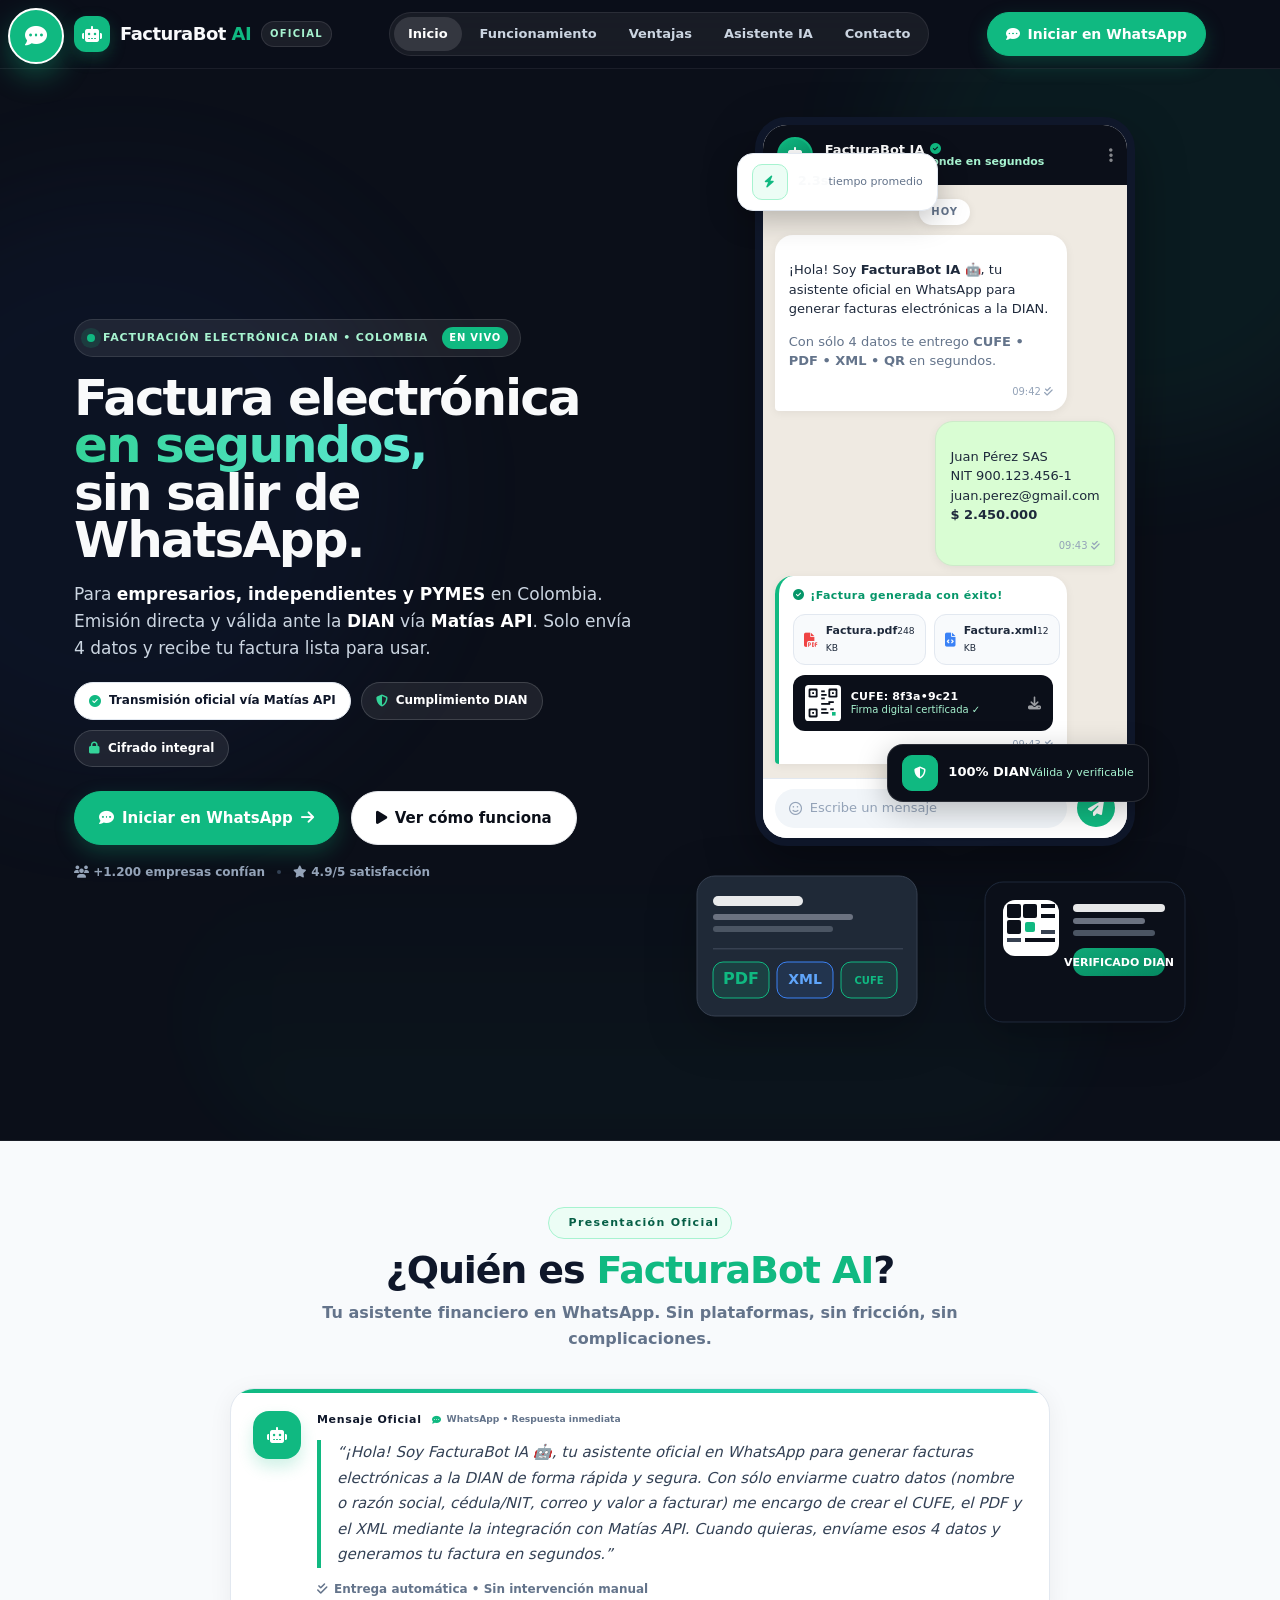
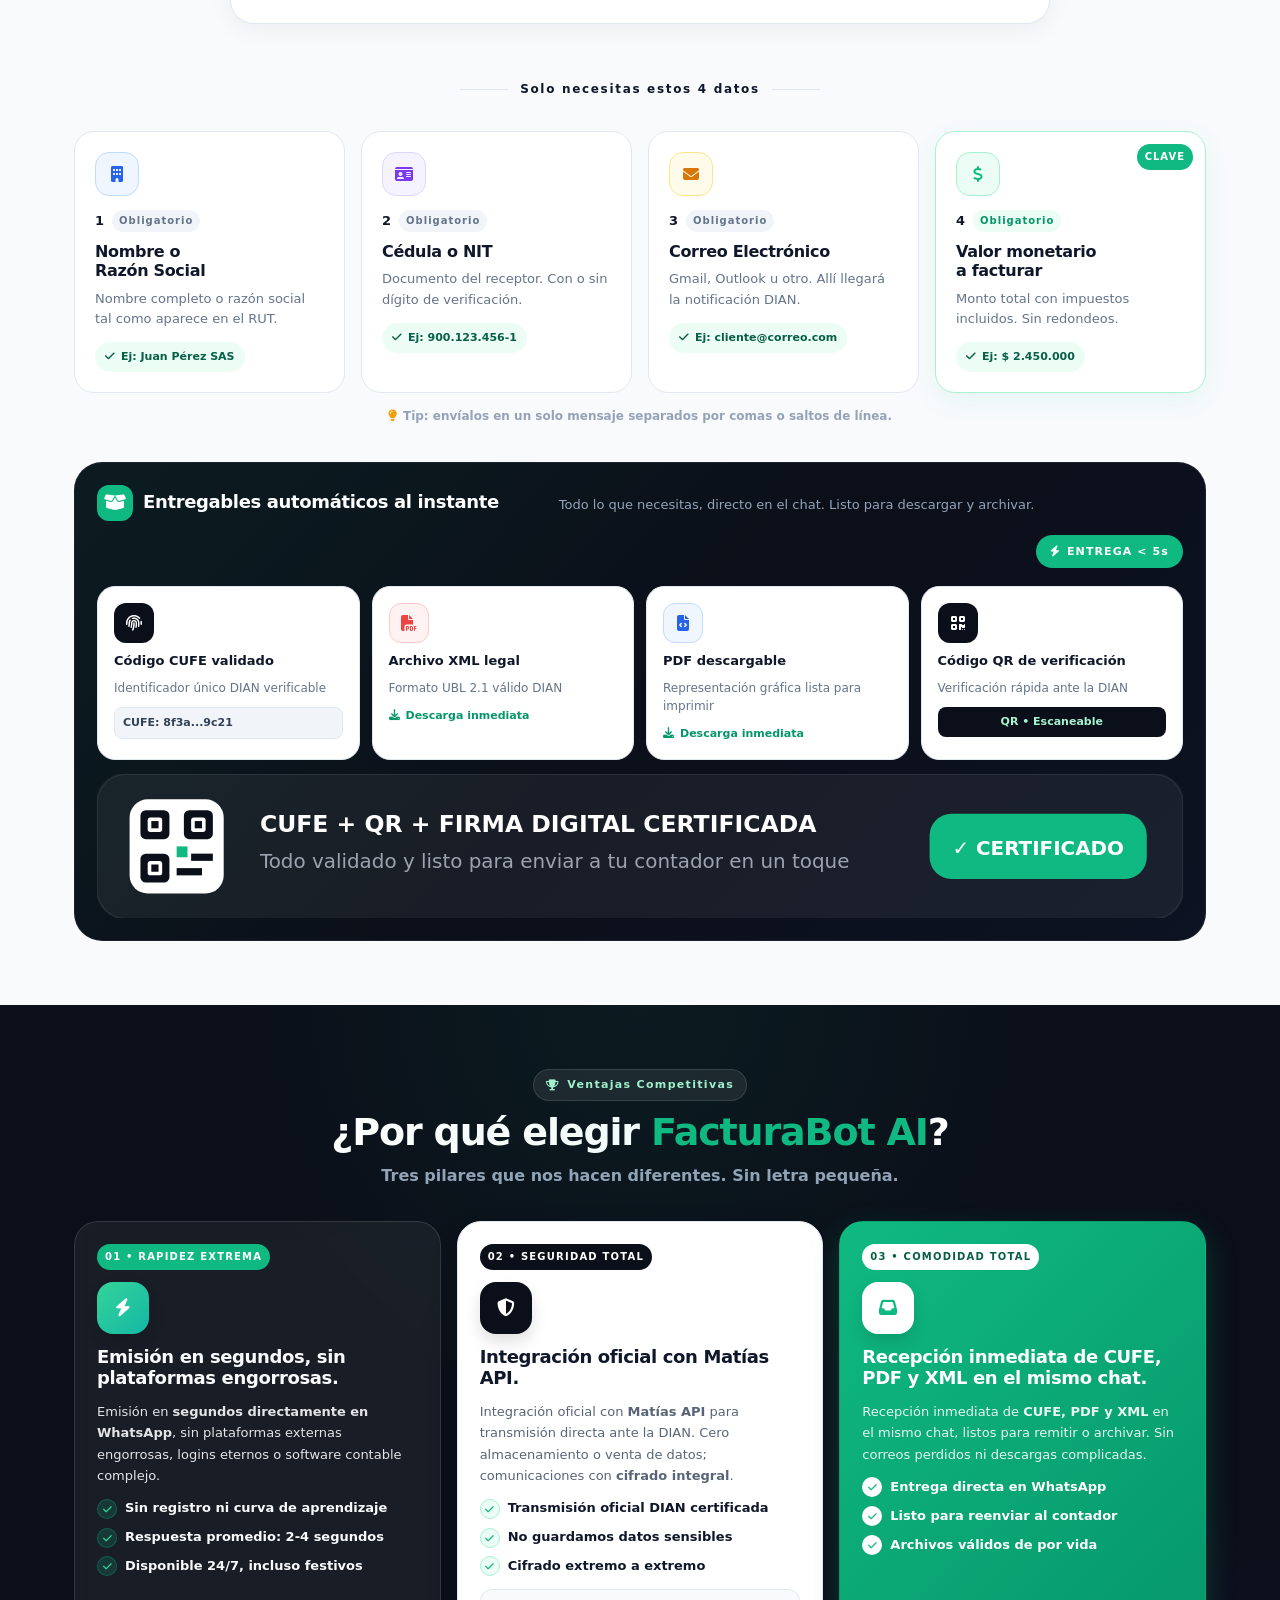
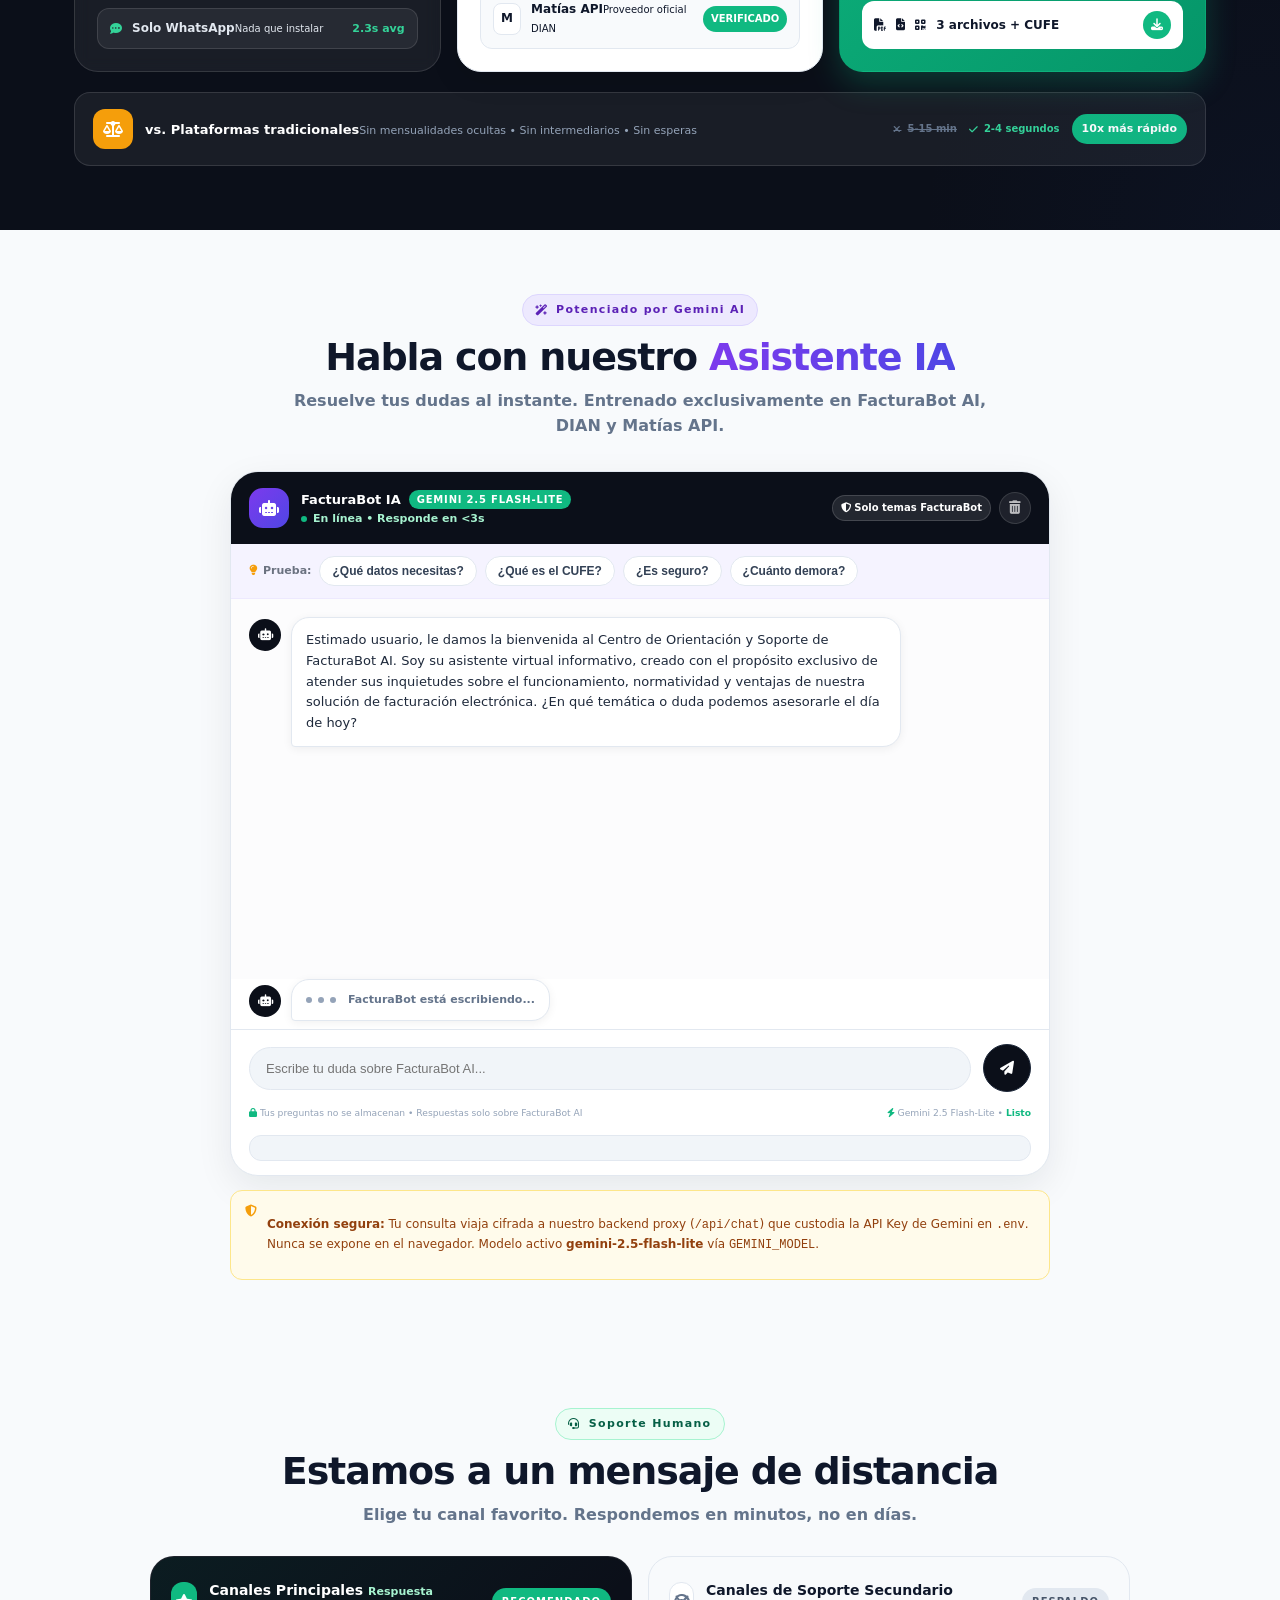
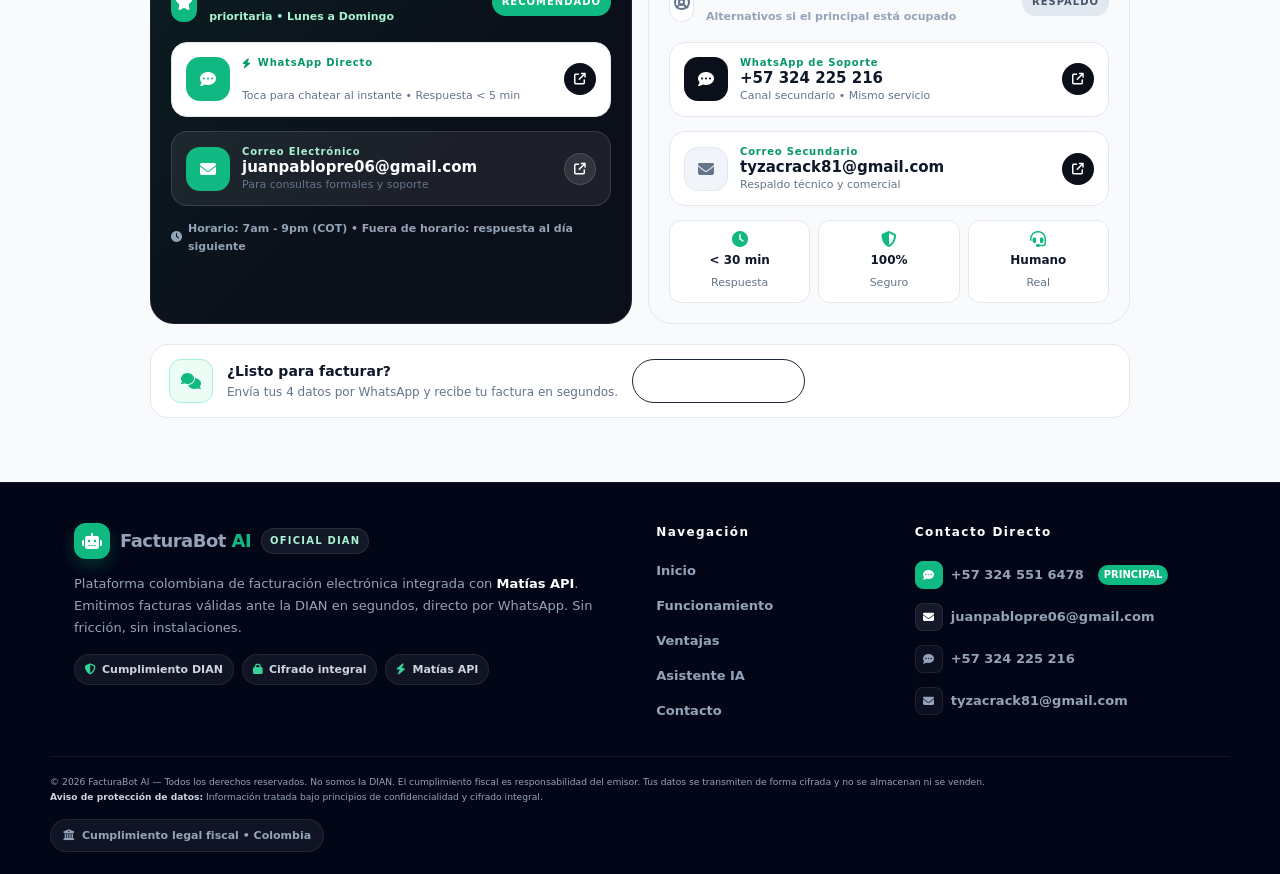
<file: index.html>
﻿<!doctype html>
<html lang="es">
 <head>
  <meta charset="UTF-8" />
  <meta name="viewport" content="width=device-width, initial-scale=1.0" />
  <title>
   FacturaBot AI — Facturación Electrónica DIAN por WhatsApp en Segundos |
   Colombia
  </title>
  <meta
   name="description"
   content="FacturaBot AI emite tu factura electrónica válida ante la DIAN en segundos por WhatsApp. Solo 4 datos. Integrado con Matías API. CUFE, PDF, XML y QR al instante."
  />
  <meta
   property="og:title"
   content="FacturaBot AI — Facturación Electrónica DIAN por WhatsApp"
  />
  <meta
   property="og:description"
   content="Emite facturas electrónicas válidas ante la DIAN en segundos. Solo por WhatsApp."
  />
  <meta property="og:type" content="website" />
  <meta name="theme-color" content="#0b0f19" />
  <link
   rel="stylesheet"
   href="https://cdnjs.cloudflare.com/ajax/libs/font-awesome/6.5.1/css/all.min.css"
  />
  <link rel="stylesheet" href="styles.css" />
  <script defer src="app.js"></script>
 </head>
 <body>
  <header class="navbar" id="top">
   <div class="container nav-inner">
    <a href="#inicio" class="brand" aria-label="FacturaBot AI inicio">
     <span class="brand-mark" aria-hidden="true">
      <i class="fa-solid fa-robot"></i>
     </span>
     <span class="brand-text">FacturaBot<span> AI</span></span>
     <span class="brand-badge">OFICIAL</span>
    </a>

    <nav class="nav-links" id="main-nav" aria-label="Navegación principal">
     <a href="#inicio" class="nav-link active">Inicio</a>
     <a href="#funcionamiento" class="nav-link">Funcionamiento</a>
     <a href="#ventajas" class="nav-link">Ventajas</a>
     <a href="#asistente" class="nav-link">Asistente IA</a>
     <a href="#contacto" class="nav-link">Contacto</a>
    </nav>

    <a
     href="https://wa.me/573245516478"
     target="_blank"
     rel="noopener"
     class="btn btn-primary nav-cta"
    >
     <i class="fa-solid fa-comment-dots"></i>
     Iniciar en WhatsApp
    </a>

    <button
     class="menu-toggle"
     id="menu-toggle"
     aria-label="Abrir menú"
     aria-expanded="false"
     aria-controls="main-nav"
    >
     <i class="fa-solid fa-bars icon-menu"></i>
     <i class="fa-solid fa-xmark icon-close"></i>
    </button>
   </div>
   <div class="mobile-panel" id="mobile-panel">
    <nav class="mobile-nav">
     <a href="#inicio" class="mobile-link">Inicio</a>
     <a href="#funcionamiento" class="mobile-link">Funcionamiento</a>
     <a href="#ventajas" class="mobile-link">Ventajas</a>
     <a href="#asistente" class="mobile-link">Asistente IA</a>
     <a href="#contacto" class="mobile-link">Contacto</a>
     <a
      href="https://wa.me/573245516478"
      target="_blank"
      rel="noopener"
      class="btn btn-primary btn-block"
     >
      <i class="fa-solid fa-comment-dots"></i> Iniciar en WhatsApp
     </a>
    </nav>
   </div>
  </header>

  <main>
   <!-- HERO -->
   <section id="inicio" class="hero">
    <div class="hero-bg" aria-hidden="true">
     <span class="orb orb-1"></span>
     <span class="orb orb-2"></span>
     <span class="orb orb-3"></span>
    </div>
    <div class="container hero-grid">
     <div class="hero-content">
      <div class="eyebrow">
       <span class="dot"></span>
       FACTURACIÓN ELECTRÓNICA DIAN • COLOMBIA
       <span class="live">EN VIVO</span>
      </div>

      <h1 class="hero-title">
       Factura electrónica<br />
       <span class="accent">en segundos,</span><br />
       sin salir de WhatsApp.
      </h1>

      <p class="hero-subtitle">
       Para <strong>empresarios, independientes y PYMES</strong> en Colombia.
       Emisión directa y válida ante la <strong>DIAN</strong> vía
       <strong>Matías API</strong>. Solo envía 4 datos y recibe tu factura lista
       para usar.
      </p>

      <div class="trust-row">
       <span class="trust-pill"
        ><i class="fa-solid fa-circle-check"></i> Transmisión oficial vía Matías
        API</span
       >
       <span class="trust-pill ghost"
        ><i class="fa-solid fa-shield-halved"></i> Cumplimiento DIAN</span
       >
       <span class="trust-pill ghost"
        ><i class="fa-solid fa-lock"></i> Cifrado integral</span
       >
      </div>

      <div class="hero-actions">
       <a
        href="https://wa.me/573245516478?text=Hola%20FacturaBot%20IA%20quiero%20generar%20mi%20factura%20electronica"
        target="_blank"
        rel="noopener"
        class="btn btn-primary btn-lg"
       >
        <i class="fa-solid fa-comment-dots"></i>
        Iniciar en WhatsApp
        <i class="fa-solid fa-arrow-right"></i>
       </a>
       <a href="#funcionamiento" class="btn btn-secondary btn-lg">
        <i class="fa-solid fa-play"></i>
        Ver cómo funciona
       </a>
      </div>

      <div class="hero-meta">
       <span><i class="fa-solid fa-users"></i> +1.200 empresas confían</span>
       <span class="sep"></span>
       <span><i class="fa-solid fa-star"></i> 4.9/5 satisfacción</span>
      </div>
     </div>

     <div class="hero-visual">
      <div class="phone-mockup" aria-hidden="true">
       <div class="phone-frame">
        <div class="phone-header">
         <span class="avatar">
          <i class="fa-solid fa-robot"></i>
         </span>
         <span class="phone-info">
          <strong
           >FacturaBot IA <i class="fa-solid fa-circle-check"></i
          ></strong>
          <small
           ><span class="online-dot"></span> En línea • Responde en
           segundos</small
          >
         </span>
         <i class="fa-solid fa-ellipsis-vertical phone-menu"></i>
        </div>

        <div class="phone-body">
         <span class="date-pill">HOY</span>

         <div class="bubble bot">
          <p>
           ¡Hola! Soy <strong>FacturaBot IA</strong> 🤖, tu asistente oficial en
           WhatsApp para generar facturas electrónicas a la DIAN.
          </p>
          <p class="muted">
           Con sólo 4 datos te entrego <strong>CUFE • PDF • XML • QR</strong> en
           segundos.
          </p>
          <span class="time"
           >09:42 <i class="fa-solid fa-check-double"></i
          ></span>
         </div>

         <div class="bubble user">
          <p>
           Juan Pérez SAS<br />
           NIT 900.123.456-1<br />
           juan.perez@gmail.com<br />
           <strong>$ 2.450.000</strong>
          </p>
          <span class="time"
           >09:43 <i class="fa-solid fa-check-double"></i
          ></span>
         </div>

         <div class="bubble bot success">
          <div class="success-head">
           <i class="fa-solid fa-circle-check"></i> ¡Factura generada con éxito!
          </div>
          <div class="mini-grid">
           <span class="mini-card"
            ><i class="fa-solid fa-file-pdf"></i
            ><span
             ><strong>Factura.pdf</strong><small>248 KB</small></span
            ></span
           >
           <span class="mini-card"
            ><i class="fa-solid fa-file-code"></i
            ><span><strong>Factura.xml</strong><small>12 KB</small></span></span
           >
          </div>
          <div class="cufe-bar">
           <span class="qr-abstract" aria-hidden="true">
            <svg
             viewBox="0 0 40 40"
             width="36"
             height="36"
             role="img"
             aria-label="QR"
            >
             <rect width="40" height="40" rx="4" fill="#ffffff" />
             <rect x="4" y="4" width="10" height="10" rx="1.5" fill="#0b0f19" />
             <rect x="6" y="6" width="6" height="6" rx="1" fill="#ffffff" />
             <rect x="8" y="8" width="2" height="2" fill="#0b0f19" />
             <rect
              x="26"
              y="4"
              width="10"
              height="10"
              rx="1.5"
              fill="#0b0f19"
             />
             <rect x="28" y="6" width="6" height="6" rx="1" fill="#ffffff" />
             <rect x="30" y="8" width="2" height="2" fill="#0b0f19" />
             <rect
              x="4"
              y="26"
              width="10"
              height="10"
              rx="1.5"
              fill="#0b0f19"
             />
             <rect x="6" y="28" width="6" height="6" rx="1" fill="#ffffff" />
             <rect x="8" y="30" width="2" height="2" fill="#0b0f19" />
             <rect x="18" y="6" width="4" height="2" fill="#0b0f19" />
             <rect x="18" y="10" width="6" height="2" fill="#0b0f19" />
             <rect x="18" y="14" width="4" height="2" fill="#0b0f19" />
             <rect x="26" y="18" width="6" height="2" fill="#0b0f19" />
             <rect x="18" y="20" width="10" height="2" fill="#0b0f19" />
             <rect x="18" y="26" width="6" height="2" fill="#0b0f19" />
             <rect x="28" y="26" width="4" height="2" fill="#0b0f19" />
             <rect x="18" y="30" width="8" height="2" fill="#0b0f19" />
             <rect x="30" y="30" width="4" height="4" fill="#10b981" />
            </svg>
           </span>
           <span class="cufe-text">
            <strong>CUFE: 8f3a•9c21</strong>
            <small>Firma digital certificada ✓</small>
           </span>
           <i class="fa-solid fa-download"></i>
          </div>
          <span class="time"
           >09:43 <i class="fa-solid fa-check-double"></i
          ></span>
         </div>
        </div>

        <div class="phone-input">
         <span class="input-fake"
          ><i class="fa-regular fa-face-smile"></i> Escribe un mensaje</span
         >
         <span class="send-fake"><i class="fa-solid fa-paper-plane"></i></span>
        </div>
       </div>

       <div class="float-card float-1">
        <span class="float-icon"><i class="fa-solid fa-bolt"></i></span>
        <span><strong>2.3s</strong><small>tiempo promedio</small></span>
       </div>
       <div class="float-card float-2">
        <span class="float-icon dark"
         ><i class="fa-solid fa-shield-halved"></i
        ></span>
        <span
         ><strong>100% DIAN</strong><small>Válida y verificable</small></span
        >
       </div>
      </div>

      <div class="hero-illustration" aria-hidden="true">
       <svg
        viewBox="0 0 520 220"
        class="abstract-svg"
        role="img"
        aria-label="Ilustración factura digital"
       >
        <defs>
         <linearGradient id="g1" x1="0" y1="0" x2="1" y2="1">
          <stop offset="0" stop-color="#10b981" stop-opacity="0.9" />
          <stop offset="1" stop-color="#059669" stop-opacity="0.9" />
         </linearGradient>
        </defs>
        <rect
         x="12"
         y="12"
         width="220"
         height="140"
         rx="18"
         fill="#1f2937"
         stroke="#374151"
        />
        <rect
         x="28"
         y="32"
         width="90"
         height="10"
         rx="5"
         fill="#ffffff"
         opacity="0.9"
        />
        <rect x="28" y="50" width="140" height="6" rx="3" fill="#6b7280" />
        <rect x="28" y="62" width="120" height="6" rx="3" fill="#4b5563" />
        <rect x="28" y="84" width="190" height="1.5" fill="#374151" />
        <g transform="translate(28 98)">
         <rect
          width="56"
          height="36"
          rx="10"
          fill="rgba(16,185,129,0.15)"
          stroke="#10b981"
         />
         <text x="28" y="22" text-anchor="middle" font-size="16" fill="#10b981">
          <tspan font-family="system-ui" font-weight="800">PDF</tspan>
         </text>
        </g>
        <g transform="translate(92 98)">
         <rect
          width="56"
          height="36"
          rx="10"
          fill="rgba(59,130,246,0.12)"
          stroke="#3b82f6"
         />
         <text x="28" y="22" text-anchor="middle" font-size="14" fill="#60a5fa">
          <tspan font-family="system-ui" font-weight="800">XML</tspan>
         </text>
        </g>
        <g transform="translate(156 98)">
         <rect
          width="56"
          height="36"
          rx="10"
          fill="rgba(16,185,129,0.12)"
          stroke="#10b981"
         />
         <text x="28" y="22" text-anchor="middle" font-size="10" fill="#10b981">
          <tspan font-family="system-ui" font-weight="800">CUFE</tspan>
         </text>
        </g>
        <g transform="translate(300 18)">
         <rect
          width="200"
          height="140"
          rx="18"
          fill="#0b0f19"
          stroke="#1e293b"
         />
         <rect x="18" y="18" width="56" height="56" rx="12" fill="#ffffff" />
         <rect x="22" y="22" width="14" height="14" rx="2" fill="#0b0f19" />
         <rect x="22" y="38" width="14" height="14" rx="2" fill="#0b0f19" />
         <rect x="38" y="22" width="14" height="14" rx="2" fill="#0b0f19" />
         <rect x="40" y="40" width="10" height="10" rx="2" fill="#10b981" />
         <rect x="56" y="22" width="14" height="4" fill="#0b0f19" />
         <rect x="56" y="32" width="14" height="4" fill="#0b0f19" />
         <rect x="56" y="48" width="14" height="4" fill="#374151" />
         <rect x="22" y="56" width="14" height="4" fill="#374151" />
         <rect x="40" y="56" width="30" height="4" fill="#0b0f19" />
         <rect
          x="88"
          y="22"
          width="92"
          height="8"
          rx="4"
          fill="#ffffff"
          opacity="0.9"
         />
         <rect x="88" y="36" width="72" height="6" rx="3" fill="#6b7280" />
         <rect x="88" y="48" width="82" height="6" rx="3" fill="#4b5563" />
         <g transform="translate(88 66)">
          <rect width="92" height="28" rx="12" fill="url(#g1)" />
          <text
           x="46"
           y="18"
           text-anchor="middle"
           font-size="11"
           fill="#ffffff"
           font-weight="800"
           font-family="system-ui"
          >
           VERIFICADO DIAN
          </text>
         </g>
        </g>
       </svg>
      </div>
     </div>
    </div>
   </section>

   <!-- QUIEN ES -->
   <section id="funcionamiento" class="section section-light">
    <div class="container">
     <div class="section-head">
      <span class="kicker"
       ><i class="fa-solid fa-sparkles"></i> Presentación Oficial</span
      >
      <h2>¿Quién es <span class="text-emerald">FacturaBot AI</span>?</h2>
      <p>
       Tu asistente financiero en WhatsApp. Sin plataformas, sin fricción, sin
       complicaciones.
      </p>
     </div>

     <div class="quote-card">
      <span class="quote-accent"></span>
      <div class="quote-inner">
       <span class="quote-icon"><i class="fa-solid fa-robot"></i></span>
       <div class="quote-content">
        <span class="quote-label"
         >Mensaje Oficial
         <small
          ><i class="fa-solid fa-comment-dots"></i> WhatsApp • Respuesta
          inmediata</small
         ></span
        >
        <blockquote>
         “¡Hola! Soy FacturaBot IA 🤖, tu asistente oficial en WhatsApp para
         generar facturas electrónicas a la DIAN de forma rápida y segura. Con
         sólo enviarme cuatro datos (nombre o razón social, cédula/NIT, correo y
         valor a facturar) me encargo de crear el CUFE, el PDF y el XML mediante
         la integración con Matías API. Cuando quieras, envíame esos 4 datos y
         generamos tu factura en segundos.”
        </blockquote>
        <span class="quote-foot"
         ><i class="fa-solid fa-check-double"></i> Entrega automática • Sin
         intervención manual</span
        >
       </div>
      </div>
     </div>

     <div class="subhead">
      <span class="line"></span>
      <h3>Solo necesitas estos 4 datos</h3>
      <span class="line"></span>
     </div>

     <div class="grid-4">
      <article class="data-card">
       <span class="data-icon blue"><i class="fa-solid fa-building"></i></span>
       <span class="data-num">1 <small>Obligatorio</small></span>
       <h4>Nombre o<br />Razón Social</h4>
       <p>Nombre completo o razón social tal como aparece en el RUT.</p>
       <span class="data-example"
        ><i class="fa-solid fa-check"></i> Ej: Juan Pérez SAS</span
       >
      </article>

      <article class="data-card">
       <span class="data-icon violet"><i class="fa-solid fa-id-card"></i></span>
       <span class="data-num">2 <small>Obligatorio</small></span>
       <h4>Cédula o NIT</h4>
       <p>Documento del receptor. Con o sin dígito de verificación.</p>
       <span class="data-example"
        ><i class="fa-solid fa-check"></i> Ej: 900.123.456-1</span
       >
      </article>

      <article class="data-card">
       <span class="data-icon amber"><i class="fa-solid fa-envelope"></i></span>
       <span class="data-num">3 <small>Obligatorio</small></span>
       <h4>Correo Electrónico</h4>
       <p>Gmail, Outlook u otro. Allí llegará la notificación DIAN.</p>
       <span class="data-example"
        ><i class="fa-solid fa-check"></i> Ej: cliente@correo.com</span
       >
      </article>

      <article class="data-card featured">
       <span class="badge">CLAVE</span>
       <span class="data-icon emerald"
        ><i class="fa-solid fa-dollar-sign"></i
       ></span>
       <span class="data-num emerald">4 <small>Obligatorio</small></span>
       <h4>Valor monetario<br />a facturar</h4>
       <p>Monto total con impuestos incluidos. Sin redondeos.</p>
       <span class="data-example"
        ><i class="fa-solid fa-check"></i> Ej: $ 2.450.000</span
       >
      </article>
     </div>

     <p class="tip">
      <i class="fa-solid fa-lightbulb"></i> Tip: envíalos en un solo mensaje
      separados por comas o saltos de línea.
     </p>

     <div class="deliverables">
      <div class="deliverables-head">
       <h3>
        <span class="deliv-icon"><i class="fa-solid fa-box-open"></i></span>
        Entregables automáticos al instante
       </h3>
       <p>
        Todo lo que necesitas, directo en el chat. Listo para descargar y
        archivar.
       </p>
       <span class="deliv-badge"
        ><i class="fa-solid fa-bolt"></i> ENTREGA &lt; 5s</span
       >
      </div>
      <div class="deliverables-grid">
       <article class="deliv-card">
        <span class="deliv-ic dark"
         ><i class="fa-solid fa-fingerprint"></i
        ></span>
        <h4>Código CUFE validado</h4>
        <p>Identificador único DIAN verificable</p>
        <code>CUFE: 8f3a...9c21</code>
       </article>
       <article class="deliv-card">
        <span class="deliv-ic red"><i class="fa-solid fa-file-pdf"></i></span>
        <h4>Archivo XML legal</h4>
        <p>Formato UBL 2.1 válido DIAN</p>
        <span class="dl"
         ><i class="fa-solid fa-download"></i> Descarga inmediata</span
        >
       </article>
       <article class="deliv-card">
        <span class="deliv-ic blue"><i class="fa-solid fa-file-code"></i></span>
        <h4>PDF descargable</h4>
        <p>Representación gráfica lista para imprimir</p>
        <span class="dl"
         ><i class="fa-solid fa-download"></i> Descarga inmediata</span
        >
       </article>
       <article class="deliv-card">
        <span class="deliv-ic dark"><i class="fa-solid fa-qrcode"></i></span>
        <h4>Código QR de verificación</h4>
        <p>Verificación rápida ante la DIAN</p>
        <span class="qr-pill">QR • Escaneable</span>
       </article>
      </div>
      <div class="deliv-svg" aria-hidden="true">
       <svg viewBox="0 0 600 80" role="img" aria-label="QR abstracto">
        <rect
         x="0"
         y="0"
         width="600"
         height="80"
         rx="16"
         fill="rgba(255,255,255,0.06)"
         stroke="rgba(255,255,255,0.08)"
        />
        <g transform="translate(18 14)">
         <rect width="52" height="52" rx="10" fill="#ffffff" />
         <rect x="6" y="6" width="16" height="16" rx="3" fill="#0b0f19" />
         <rect x="10" y="10" width="8" height="8" rx="1.5" fill="#fff" />
         <rect x="12" y="12" width="4" height="4" fill="#0b0f19" />
         <rect x="30" y="6" width="16" height="16" rx="3" fill="#0b0f19" />
         <rect x="34" y="10" width="8" height="8" rx="1.5" fill="#fff" />
         <rect x="36" y="12" width="4" height="4" fill="#0b0f19" />
         <rect x="6" y="30" width="16" height="16" rx="3" fill="#0b0f19" />
         <rect x="10" y="34" width="8" height="8" rx="1.5" fill="#fff" />
         <rect x="12" y="36" width="4" height="4" fill="#0b0f19" />
         <rect x="26" y="26" width="6" height="6" fill="#10b981" />
         <rect x="34" y="30" width="12" height="4" fill="#0b0f19" />
         <rect x="26" y="38" width="14" height="4" fill="#0b0f19" />
        </g>
        <text
         x="90"
         y="32"
         fill="#ffffff"
         font-size="13"
         font-weight="800"
         font-family="system-ui"
        >
         CUFE + QR + FIRMA DIGITAL CERTIFICADA
        </text>
        <text
         x="90"
         y="52"
         fill="#9ca3af"
         font-size="11"
         font-family="system-ui"
        >
         Todo validado y listo para enviar a tu contador en un toque
        </text>
        <g transform="translate(460 22)">
         <rect width="120" height="36" rx="12" fill="#10b981" />
         <text
          x="60"
          y="23"
          text-anchor="middle"
          fill="#ffffff"
          font-size="11"
          font-weight="800"
          font-family="system-ui"
         >
          ✓ CERTIFICADO
         </text>
        </g>
       </svg>
      </div>
     </div>
    </div>
   </section>

   <!-- VENTAJAS -->
   <section id="ventajas" class="section section-dark">
    <div class="container">
     <div class="section-head dark">
      <span class="kicker dark"
       ><i class="fa-solid fa-trophy"></i> Ventajas Competitivas</span
      >
      <h2>¿Por qué elegir <span class="text-emerald">FacturaBot AI</span>?</h2>
      <p>Tres pilares que nos hacen diferentes. Sin letra pequeña.</p>
     </div>

     <div class="pillars">
      <article class="pillar muted">
       <span class="pillar-num">01 • RAPIDEZ EXTREMA</span>
       <span class="pillar-icon grad"><i class="fa-solid fa-bolt"></i></span>
       <h3>Emisión en segundos, sin plataformas engorrosas.</h3>
       <p>
        Emisión en <strong>segundos directamente en WhatsApp</strong>, sin
        plataformas externas engorrosas, logins eternos o software contable
        complejo.
       </p>
       <ul>
        <li>
         <i class="fa-solid fa-check"></i> Sin registro ni curva de aprendizaje
        </li>
        <li>
         <i class="fa-solid fa-check"></i> Respuesta promedio: 2-4 segundos
        </li>
        <li>
         <i class="fa-solid fa-check"></i> Disponible 24/7, incluso festivos
        </li>
       </ul>
       <span class="pillar-foot"
        ><i class="fa-solid fa-comment-dots"></i
        ><span
         ><strong>Solo WhatsApp</strong><small>Nada que instalar</small></span
        ><code>2.3s avg</code></span
       >
      </article>

      <article class="pillar light">
       <span class="pillar-num dark">02 • SEGURIDAD TOTAL</span>
       <span class="pillar-icon dark"
        ><i class="fa-solid fa-shield-halved"></i
       ></span>
       <h3>Integración oficial con Matías API.</h3>
       <p>
        Integración oficial con <strong>Matías API</strong> para transmisión
        directa ante la DIAN. <span class="emerald">Cero almacenamiento</span> o
        venta de datos; comunicaciones con <strong>cifrado integral</strong>.
       </p>
       <ul>
        <li>
         <i class="fa-solid fa-check"></i> Transmisión oficial DIAN certificada
        </li>
        <li><i class="fa-solid fa-check"></i> No guardamos datos sensibles</li>
        <li><i class="fa-solid fa-check"></i> Cifrado extremo a extremo</li>
       </ul>
       <span class="pillar-foot light"
        ><span class="m-mark">M</span
        ><span
         ><strong>Matías API</strong><small>Proveedor oficial DIAN</small></span
        ><small class="verified">VERIFICADO</small></span
       >
      </article>

      <article class="pillar accent">
       <span class="pillar-num white">03 • COMODIDAD TOTAL</span>
       <span class="pillar-icon white"><i class="fa-solid fa-inbox"></i></span>
       <h3>Recepción inmediata de CUFE, PDF y XML en el mismo chat.</h3>
       <p>
        Recepción inmediata de <strong>CUFE, PDF y XML</strong> en el mismo
        chat, listos para remitir o archivar. Sin correos perdidos ni descargas
        complicadas.
       </p>
       <ul>
        <li><i class="fa-solid fa-check"></i> Entrega directa en WhatsApp</li>
        <li>
         <i class="fa-solid fa-check"></i> Listo para reenviar al contador
        </li>
        <li><i class="fa-solid fa-check"></i> Archivos válidos de por vida</li>
       </ul>
       <span class="pillar-foot white"
        ><i class="fa-solid fa-file-pdf"></i
        ><i class="fa-solid fa-file-code"></i><i class="fa-solid fa-qrcode"></i
        ><span><strong>3 archivos + CUFE</strong></span
        ><i class="fa-solid fa-download dl-icon"></i
       ></span>
      </article>
     </div>

     <div class="compare-bar">
      <span class="compare-left"
       ><i class="fa-solid fa-scale-balanced"></i
       ><span
        ><strong>vs. Plataformas tradicionales</strong
        ><small
         >Sin mensualidades ocultas • Sin intermediarios • Sin esperas</small
        ></span
       ></span
      >
      <span class="compare-right"
       ><small class="strike"><i class="fa-solid fa-xmark"></i> 5-15 min</small
       ><small class="ok"><i class="fa-solid fa-check"></i> 2-4 segundos</small
       ><span class="tag">10x más rápido</span></span
      >
     </div>
    </div>
   </section>

   <!-- ASISTENTE -->
   <section id="asistente" class="section section-light">
    <div class="container">
     <div class="section-head">
      <span class="kicker violet"
       ><i class="fa-solid fa-wand-magic-sparkles"></i> Potenciado por Gemini
       AI</span
      >
      <h2>Habla con nuestro <span class="text-violet">Asistente IA</span></h2>
      <p>
       Resuelve tus dudas al instante. Entrenado exclusivamente en FacturaBot
       AI, DIAN y Matías API.
      </p>
     </div>

     <div
      class="chat-window"
      role="region"
      aria-label="Asistente FacturaBot IA"
     >
      <div class="chat-header">
       <span class="chat-avatar"><i class="fa-solid fa-robot"></i></span>
       <span class="chat-title">
        <strong
         >FacturaBot IA <span class="chip">GEMINI 2.5 FLASH-LITE</span></strong
        >
        <small><span class="dot"></span> En línea • Responde en &lt;3s</small>
       </span>
       <span class="chat-actions">
        <span class="chip ghost"
         ><i class="fa-solid fa-shield-halved"></i> Solo temas FacturaBot</span
        >
        <button class="icon-btn" id="chat-clear" aria-label="Limpiar chat">
         <i class="fa-solid fa-trash-can"></i>
        </button>
       </span>
      </div>

      <div class="suggestions">
       <small><i class="fa-solid fa-lightbulb"></i> Prueba:</small>
       <button
        class="suggestion"
        data-q="¿Qué 4 datos necesitas para facturar?"
       >
        ¿Qué datos necesitas?
       </button>
       <button class="suggestion" data-q="¿Qué es el CUFE y para qué sirve?">
        ¿Qué es el CUFE?
       </button>
       <button
        class="suggestion"
        data-q="¿Es seguro? ¿Cómo funciona Matías API con la DIAN?"
       >
        ¿Es seguro?
       </button>
       <button
        class="suggestion"
        data-q="¿Cuánto demora la factura y qué recibo?"
       >
        ¿Cuánto demora?
       </button>
      </div>

      <div class="chat-messages" id="chat-messages" aria-live="polite">
       <div class="message bot">
        <span class="msg-avatar"><i class="fa-solid fa-robot"></i></span>
        <div class="bubble">
         <p>
          Estimado usuario, le damos la bienvenida al Centro de Orientación y
          Soporte de FacturaBot AI. Soy su asistente virtual informativo, creado
          con el propósito exclusivo de atender sus inquietudes sobre el
          funcionamiento, normatividad y ventajas de nuestra solución de
          facturación electrónica. ¿En qué temática o duda podemos asesorarle el
          día de hoy?
         </p>
        </div>
       </div>
      </div>

      <div class="typing" id="typing-indicator" hidden>
       <span class="msg-avatar"><i class="fa-solid fa-robot"></i></span>
       <div class="bubble typing-bubble">
        <span class="typing-dot"></span><span class="typing-dot"></span
        ><span class="typing-dot"></span>
        <small>FacturaBot está escribiendo...</small>
       </div>
      </div>

      <div class="chat-input-area">
       <div class="input-wrap">
        <input
         id="chat-input"
         type="text"
         placeholder="Escribe tu duda sobre FacturaBot AI..."
         maxlength="500"
         autocomplete="off"
         aria-label="Escribe tu duda"
        />
        <span class="char-count"><span id="char-count">0</span>/500</span>
       </div>
       <button
        id="chat-send"
        class="btn btn-dark btn-icon"
        aria-label="Enviar mensaje"
       >
        <i class="fa-solid fa-paper-plane"></i>
       </button>
      </div>

      <div class="chat-foot">
       <small
        ><i class="fa-solid fa-lock"></i> Tus preguntas no se almacenan •
        Respuestas solo sobre FacturaBot AI</small
       >
       <small
        ><i class="fa-solid fa-bolt"></i> Gemini 2.5 Flash-Lite •
        <span id="chat-status">Listo</span></small
       >
      </div>

      <div class="chat-error" id="chat-error" hidden role="alert">
       <span id="chat-error-text"></span>
      </div>
     </div>

     <div class="notice">
      <i class="fa-solid fa-shield-halved"></i>
      <p>
       <strong>Conexión segura:</strong> Tu consulta viaja cifrada a nuestro
       backend proxy (<code>/api/chat</code>) que custodia la API Key de Gemini
       en <code>.env</code>. Nunca se expone en el navegador. Modelo activo
       <strong>gemini-2.5-flash-lite</strong> vía <code>GEMINI_MODEL</code>.
      </p>
     </div>
    </div>
   </section>

   <!-- CONTACTO -->
   <section id="contacto" class="section section-light">
    <div class="container">
     <div class="section-head">
      <span class="kicker emerald"
       ><i class="fa-solid fa-headset"></i> Soporte Humano</span
      >
      <h2>Estamos a un mensaje de distancia</h2>
      <p>Elige tu canal favorito. Respondemos en minutos, no en días.</p>
     </div>

     <div class="contact-grid">
      <article class="contact-card primary">
       <div class="contact-head">
        <span class="c-icon"><i class="fa-solid fa-star"></i></span>
        <span>
         <strong>Canales Principales</strong>
         <small>Respuesta prioritaria • Lunes a Domingo</small>
        </span>
        <span class="c-badge">RECOMENDADO</span>
       </div>

       <a
        href="https://wa.me/573245516478"
        target="_blank"
        rel="noopener"
        class="contact-link"
       >
        <span class="c-avatar wa"
         ><i class="fa-solid fa-comment-dots"></i
        ></span>
        <span class="c-text">
         <small><i class="fa-solid fa-bolt"></i> WhatsApp Directo</small>
         <strong>+57 324 551 6478</strong>
         <span>Toca para chatear al instante • Respuesta &lt; 5 min</span>
        </span>
        <span class="c-arrow"
         ><i class="fa-solid fa-arrow-up-right-from-square"></i
        ></span>
       </a>

       <a
        href="mailto:juanpablopre06@gmail.com?subject=Consulta%20FacturaBot%20AI"
        class="contact-link ghost"
       >
        <span class="c-avatar"><i class="fa-solid fa-envelope"></i></span>
        <span class="c-text">
         <small>Correo Electrónico</small>
         <strong>juanpablopre06@gmail.com</strong>
         <span>Para consultas formales y soporte</span>
        </span>
        <span class="c-arrow"
         ><i class="fa-solid fa-arrow-up-right-from-square"></i
        ></span>
       </a>

       <small class="c-foot"
        ><i class="fa-solid fa-clock"></i> Horario: 7am - 9pm (COT) • Fuera de
        horario: respuesta al día siguiente</small
       >
      </article>

      <article class="contact-card secondary">
       <div class="contact-head">
        <span class="c-icon muted"><i class="fa-solid fa-life-ring"></i></span>
        <span>
         <strong>Canales de Soporte Secundario</strong>
         <small>Alternativos si el principal está ocupado</small>
        </span>
        <span class="c-badge muted">RESPALDO</span>
       </div>

       <a
        href="https://wa.me/57324225216"
        target="_blank"
        rel="noopener"
        class="contact-link"
       >
        <span class="c-avatar dark"
         ><i class="fa-solid fa-comment-dots"></i
        ></span>
        <span class="c-text">
         <small>WhatsApp de Soporte</small>
         <strong>+57 324 225 216</strong>
         <span>Canal secundario • Mismo servicio</span>
        </span>
        <span class="c-arrow"
         ><i class="fa-solid fa-arrow-up-right-from-square"></i
        ></span>
       </a>

       <a
        href="mailto:tyzacrack81@gmail.com?subject=Consulta%20FacturaBot%20AI%20-%20Respaldo"
        class="contact-link"
       >
        <span class="c-avatar muted"><i class="fa-solid fa-envelope"></i></span>
        <span class="c-text">
         <small>Correo Secundario</small>
         <strong>tyzacrack81@gmail.com</strong>
         <span>Respaldo técnico y comercial</span>
        </span>
        <span class="c-arrow"
         ><i class="fa-solid fa-arrow-up-right-from-square"></i
        ></span>
       </a>

       <div class="mini-stats">
        <span
         ><i class="fa-solid fa-clock"></i><strong>&lt; 30 min</strong
         ><small>Respuesta</small></span
        >
        <span
         ><i class="fa-solid fa-shield-halved"></i><strong>100%</strong
         ><small>Seguro</small></span
        >
        <span
         ><i class="fa-solid fa-headset"></i><strong>Humano</strong
         ><small>Real</small></span
        >
       </div>
      </article>
     </div>

     <div class="cta-banner">
      <span class="cta-icon"><i class="fa-solid fa-comments"></i></span>
      <span class="cta-text"
       ><strong>¿Listo para facturar?</strong
       ><small
        >Envía tus 4 datos por WhatsApp y recibe tu factura en segundos.</small
       ></span
      >
      <a
       href="https://wa.me/573245516478?text=Hola%20FacturaBot%20IA%20quiero%20generar%20mi%20factura%20electronica"
       target="_blank"
       rel="noopener"
       class="btn btn-dark"
      >
       <i class="fa-solid fa-comment-dots"></i> Chatear ahora
      </a>
     </div>
    </div>
   </section>
  </main>

  <footer class="footer">
   <div class="container footer-grid">
    <div class="footer-brand">
     <a href="#inicio" class="brand">
      <span class="brand-mark"><i class="fa-solid fa-robot"></i></span>
      <span class="brand-text">FacturaBot<span> AI</span></span>
      <span class="brand-badge">OFICIAL DIAN</span>
     </a>
     <p>
      Plataforma colombiana de facturación electrónica integrada con
      <strong>Matías API</strong>. Emitimos facturas válidas ante la DIAN en
      segundos, directo por WhatsApp. Sin fricción, sin instalaciones.
     </p>
     <span class="footer-pills">
      <small><i class="fa-solid fa-shield-halved"></i> Cumplimiento DIAN</small>
      <small><i class="fa-solid fa-lock"></i> Cifrado integral</small>
      <small><i class="fa-solid fa-bolt"></i> Matías API</small>
     </span>
    </div>
    <div class="footer-col">
     <h4>Navegación</h4>
     <a href="#inicio">Inicio</a>
     <a href="#funcionamiento">Funcionamiento</a>
     <a href="#ventajas">Ventajas</a>
     <a href="#asistente">Asistente IA</a>
     <a href="#contacto">Contacto</a>
    </div>
    <div class="footer-col">
     <h4>Contacto Directo</h4>
     <a href="https://wa.me/573245516478" target="_blank" rel="noopener"
      ><span class="f-icon wa"><i class="fa-solid fa-comment-dots"></i></span>
      +57 324 551 6478 <span class="tiny">PRINCIPAL</span></a
     >
     <a href="mailto:juanpablopre06@gmail.com"
      ><span class="f-icon"><i class="fa-solid fa-envelope"></i></span>
      juanpablopre06@gmail.com</a
     >
     <a href="https://wa.me/57324225216" target="_blank" rel="noopener"
      ><span class="f-icon muted"
       ><i class="fa-solid fa-comment-dots"></i
      ></span>
      +57 324 225 216</a
     >
     <a href="mailto:tyzacrack81@gmail.com"
      ><span class="f-icon muted"><i class="fa-solid fa-envelope"></i></span>
      tyzacrack81@gmail.com</a
     >
    </div>
   </div>
   <div class="container footer-bottom">
    <small
     >© 2026 FacturaBot AI — Todos los derechos reservados. No somos la DIAN. El
     cumplimiento fiscal es responsabilidad del emisor. Tus datos se transmiten
     de forma cifrada y no se almacenan ni se venden. <br />
     <strong>Aviso de protección de datos:</strong> Información tratada bajo
     principios de confidencialidad y cifrado integral.</small
    >
    <span class="footer-tag"
     ><i class="fa-solid fa-building-columns"></i> Cumplimiento legal fiscal •
     Colombia</span
    >
   </div>
  </footer>

  <a
   href="https://wa.me/573245516478?text=Hola%20FacturaBot%20IA%20quiero%20generar%20mi%20factura%20electronica"
   target="_blank"
   rel="noopener"
   class="fab"
   id="btn-whatsapp"
   aria-label="Abrir WhatsApp"
  >
   <i class="fa-solid fa-comment-dots"></i>
   <span class="fab-tooltip"
    ><span class="dot"></span> Chatea con FacturaBot</span
   >
  </a>

<!-- Modal Superpuesto de FAQ -->
<div id="faq-modal-overlay" class="faq-overlay">
  <div class="faq-modal-card">
    <div class="faq-header">
      <div class="faq-header-title">
        <i class="fa-solid fa-store text-emerald"></i>
        <h3>Preguntas Frecuentes — FacturaBot AI</h3>
      </div>
      <button id="btn-close-faq" class="faq-close-btn" aria-label="Cerrar ventana">&times;</button>
    </div>

    <div class="faq-body">
      <p class="faq-intro">Todo lo que necesitas saber antes de contratar y empezar a facturar con nosotros.</p>

      <div class="faq-accordion">
        <!-- Pregunta 1 -->
        <div class="faq-item">
          <button class="faq-trigger">
            <span>¿Cómo puedo adquirir o contratar FacturaBot AI?</span>
            <i class="fa-solid fa-chevron-down faq-icon"></i>
          </button>
          <div class="faq-content">
            <p>Solo debes pulsar el botón de WhatsApp o contactar a nuestros asesores. Te solicitamos los datos de tu negocio, vinculamos tu cuenta a Matías API para la DIAN y en menos de 10 minutos tu bot queda habilitado para facturar.</p>
          </div>
        </div>

        <!-- Pregunta 2 -->
        <div class="faq-item">
          <button class="faq-trigger">
            <span>¿Cuánto cuesta la suscripción y qué planes manejan?</span>
            <i class="fa-solid fa-chevron-down faq-icon"></i>
          </button>
          <div class="faq-content">
            <p>Contamos con planes mensuales adaptados a independientes, pequeños comercios y empresas con alto volumen. Nuestras tarifas son hasta un 70% más económicas que un software contable tradicional. Escríbenos a WhatsApp para darte la cotización exacta según tu volumen.</p>
          </div>
        </div>

        <!-- Pregunta 3 -->
        <div class="faq-item">
          <button class="faq-trigger">
            <span>¿Qué métodos de pago aceptan para contratar?</span>
            <i class="fa-solid fa-chevron-down faq-icon"></i>
          </button>
          <div class="faq-content">
            <p>Aceptamos pagos directos mediante Nequi, Daviplata, transferencias Bancolombia y pasarela PSE/tarjetas de crédito nacionales.</p>
          </div>
        </div>

        <!-- Pregunta 4 -->
        <div class="faq-item">
          <button class="faq-trigger">
            <span>¿Hay cláusulas de permanencia mínima obligatoria?</span>
            <i class="fa-solid fa-chevron-down faq-icon"></i>
          </button>
          <div class="faq-content">
            <p>No. No exigimos contratos forzosos ni cláusulas de amarre. Pagas mes a mes tu suscripción y puedes pausar o cancelar el servicio en cualquier momento sin penalizaciones.</p>
          </div>
        </div>

        <!-- Pregunta 5 -->
        <div class="faq-item">
          <button class="faq-trigger">
            <span>¿Qué garantía tengo de que las facturas son legales ante la DIAN?</span>
            <i class="fa-solid fa-chevron-down faq-icon"></i>
          </button>
          <div class="faq-content">
            <p>Cada factura generada se procesa a través de Matías API, emitiendo el código CUFE oficial, la firma digital y el archivo XML validado en los servidores de la DIAN en tiempo real, respaldado con el PDF legal en tu chat.</p>
          </div>
        </div>

        <!-- Pregunta 6 -->
        <div class="faq-item">
          <button class="faq-trigger">
            <span>¿Qué soporte técnico recibo después de comprar?</span>
            <i class="fa-solid fa-chevron-down faq-icon"></i>
          </button>
          <div class="faq-content">
            <p>Recibes atención prioritaria y directa vía WhatsApp para resolver dudas tributarias, configuración de numeración DIAN y soporte de disponibilidad continua.</p>
          </div>
        </div>
      </div>
    </div>

    <div class="faq-footer">
      <span>¿Tienes una consulta puntual?</span>
      <a href="https://wa.me/573245516478" target="_blank" class="btn-faq-contact">
        <i class="fa-brands fa-whatsapp"></i> Hablar con Ventas
      </a>
    </div>
  </div>
</div>
  <!-- Aliases para compatibilidad -->
  <div id="faq-overlay" class="faq-overlay" hidden aria-hidden="true"></div>
  <div id="faq-modal" class="faq-modal" hidden aria-hidden="true"></div>
  <div id="support-modal" hidden aria-hidden="true"></div>
  <div id="support-modal-overlay" hidden aria-hidden="true"></div>
  <div id="faq-container" hidden aria-hidden="true"></div>
  <button id="faq-close" hidden aria-hidden="true"></button>
  <button id="faq-close-2" hidden aria-hidden="true"></button>
  <button id="support-close" hidden aria-hidden="true"></button>
  <div id="faq-messages" hidden aria-hidden="true"></div>
  <div id="faq-input" hidden aria-hidden="true"></div>
  <div id="faq-send" hidden aria-hidden="true"></div>
</body></body>
</html>
</file>
<file: styles.css>
/* FacturaBot AI — styles.css */
:root{
  --bg-primary:#0a0f1d;
  --bg-secondary:#111827;
  --bg-hero:#0b0f19;
  --card:#1f2937;
  --card-hover:#243447;
  --border:#374151;
  --border-light:#334155;
  --text:#f9fafb;
  --muted:#9ca3af;
  --muted-2:#6b7280;
  --emerald:#10b981;
  --emerald-dark:#059669;
  --emerald-soft:rgba(16,185,129,0.12);
  --emerald-ghost:rgba(16,185,129,0.08);
  --violet:#7c3aed;
  --radius:16px;
  --radius-lg:24px;
  --radius-xl:28px;
  --shadow:0 8px 30px rgba(0,0,0,0.25);
  --shadow-lg:0 20px 50px rgba(0,0,0,0.35);
  --nav-h:68px;
}
*{box-sizing:border-box}
html{scroll-behavior:smooth; scroll-padding-top:var(--nav-h)}
body{
  margin:0;
  font-family: system-ui, -apple-system, "Segoe UI", Roboto, sans-serif;
  background: var(--bg-primary);
  color: var(--text);
  -webkit-font-smoothing:antialiased;
  line-height:1.6;
}
a{color:inherit; text-decoration:none}
img,svg{display:block; max-width:100%}
strong{font-weight:800}
.container{max-width:1180px; margin:0 auto; padding:0 24px}

/* Scrollbar */
::-webkit-scrollbar{width:8px; height:8px}
::-webkit-scrollbar-track{background:#0b0f19}
::-webkit-scrollbar-thumb{background:#334155; border-radius:999px}
::-webkit-scrollbar-thumb:hover{background:var(--emerald)}

/* Buttons */
.btn{
  display:inline-flex; align-items:center; justify-content:center; gap:8px;
  padding:10px 18px; border-radius:999px; font-weight:800; font-size:14px;
  border:1px solid transparent; cursor:pointer; transition: all .25s ease;
  white-space:nowrap;
}
.btn-primary{background:var(--emerald); color:#fff; border-color:var(--emerald); box-shadow:0 8px 20px rgba(16,185,129,0.25)}
.btn-primary:hover{background:var(--emerald-dark); border-color:var(--emerald-dark); transform:translateY(-1px); box-shadow:0 12px 28px rgba(16,185,129,0.32)}
.btn-secondary{background:#ffffff; color:#0b0f19; border-color:#e5e7eb}
.btn-secondary:hover{background:#f8fafc; transform:translateY(-1px)}
.btn-dark{background:#0b0f19; color:#fff; border-color:#1e293b}
.btn-dark:hover{background:#000; transform:translateY(-1px)}
.btn-lg{padding:14px 24px; font-size:15px}
.btn-block{width:100%}
.btn-icon{width:48px; height:48px; padding:0; border-radius:999px; flex-shrink:0}

/* Navbar */
.navbar{
  position:sticky; top:0; z-index:40;
  background: rgba(11,15,25,0.86);
  backdrop-filter: blur(16px);
  -webkit-backdrop-filter: blur(16px);
  border-bottom:1px solid rgba(255,255,255,0.07);
}
.nav-inner{height:var(--nav-h); display:flex; align-items:center; justify-content:space-between; gap:16px}
.brand{display:flex; align-items:center; gap:10px}
.brand-mark{width:36px; height:36px; border-radius:12px; background:var(--emerald); display:grid; place-items:center; color:#fff; box-shadow:0 6px 16px rgba(16,185,129,0.25)}
.brand-text{font-weight:900; font-size:18px; letter-spacing:-0.03em}
.brand-text span{color:var(--emerald)}
.brand-badge{font-size:10px; font-weight:900; letter-spacing:0.12em; color:#a7f3d0; background:rgba(255,255,255,0.07); border:1px solid rgba(255,255,255,0.1); padding:4px 8px; border-radius:999px}
.nav-links{display:flex; align-items:center; gap:4px; background:rgba(255,255,255,0.06); border:1px solid rgba(255,255,255,0.08); padding:4px; border-radius:999px}
.nav-link{padding:7px 14px; border-radius:999px; font-size:13px; font-weight:600; color:#cbd5e1; transition:.2s}
.nav-link:hover{color:#fff; background:rgba(255,255,255,0.06)}
.nav-link.active{background:rgba(255,255,255,0.12); color:#fff}
.menu-toggle{display:none; width:40px; height:40px; border-radius:999px; border:1px solid rgba(255,255,255,0.12); background:rgba(255,255,255,0.08); color:#fff; cursor:pointer}
.menu-toggle .icon-close{display:none}
.mobile-panel{display:none; border-top:1px solid rgba(255,255,255,0.08); background:#0b0f19}
.mobile-nav{display:flex; flex-direction:column; gap:8px; padding:16px 24px 20px}
.mobile-link{padding:12px 16px; border-radius:12px; background:rgba(255,255,255,0.06); color:#e2e8f0; font-weight:600}
.mobile-link:hover{background:rgba(255,255,255,0.1); color:#fff}

/* Hero */
.hero{position:relative; overflow:hidden; background: var(--bg-hero); padding:48px 0 56px; border-bottom:1px solid rgba(255,255,255,0.06)}
.hero-bg{position:absolute; inset:0; overflow:hidden; pointer-events:none}
.orb{position:absolute; border-radius:999px; filter:blur(60px); opacity:0.7}
.orb-1{width:520px; height:520px; background:rgba(16,185,129,0.11); top:-140px; right:-120px}
.orb-2{width:600px; height:600px; background:rgba(30,58,138,0.14); top:120px; left:-180px}
.orb-3{width:900px; height:280px; background:linear-gradient(to top, rgba(16,185,129,0.06), transparent); left:50%; transform:translateX(-50%); bottom:0; filter:blur(30px)}
.hero-grid{position:relative; display:grid; grid-template-columns:1.05fr 0.95fr; gap:32px; align-items:center}
.eyebrow{display:inline-flex; align-items:center; gap:8px; padding:7px 12px; border-radius:999px; background:rgba(255,255,255,0.08); border:1px solid rgba(255,255,255,0.1); font-size:11px; font-weight:800; letter-spacing:0.08em; color:#a7f3d0}
.eyebrow .dot{width:8px; height:8px; border-radius:999px; background:var(--emerald); box-shadow:0 0 0 6px rgba(16,185,129,0.15); animation:pulse 1.8s infinite}
.eyebrow .live{margin-left:6px; background:var(--emerald); color:#fff; padding:3px 7px; border-radius:999px; font-size:10px; letter-spacing:0.08em}
.hero-title{margin:18px 0 0; font-size:clamp(32px, 5vw, 50px); line-height:0.95; letter-spacing:-0.04em; font-weight:900}
.hero-title .accent{background:linear-gradient(90deg,#34d399,#5eead4); -webkit-background-clip:text; background-clip:text; color:transparent}
.hero-subtitle{margin:16px 0 0; color:#cbd5e1; font-size:17px; max-width:560px}
.hero-subtitle strong{color:#fff}
.trust-row{margin-top:20px; display:flex; flex-wrap:wrap; gap:10px}
.trust-pill{display:inline-flex; align-items:center; gap:8px; padding:8px 14px; border-radius:999px; background:#fff; color:#0f172a; font-size:12px; font-weight:800; border:1px solid #e2e8f0}
.trust-pill.ghost{background:rgba(255,255,255,0.08); color:#fff; border-color:rgba(255,255,255,0.15)}
.trust-pill i{color:var(--emerald)}
.trust-pill.ghost i{color:#34d399}
.hero-actions{margin-top:24px; display:flex; flex-wrap:wrap; gap:12px}
.hero-meta{margin-top:18px; display:flex; align-items:center; gap:12px; color:#94a3b8; font-size:12px; font-weight:600}
.hero-meta .sep{width:4px; height:4px; border-radius:999px; background:#334155}

.hero-visual{display:flex; flex-direction:column; align-items:center; gap:18px}
.phone-mockup{position:relative; width:min(380px, 100%); animation:float 6s ease-in-out infinite}
.phone-frame{background:#ffffff; border:8px solid #0f172a; border-radius:32px; overflow:hidden; box-shadow:var(--shadow-lg)}
.phone-header{background:#0b0f19; color:#fff; display:flex; align-items:center; gap:12px; padding:12px 14px}
.avatar{width:36px; height:36px; border-radius:999px; background:linear-gradient(135deg,#10b981,#059669); border:2px solid #10b981; display:grid; place-items:center; color:#fff; flex-shrink:0}
.phone-info{display:flex; flex-direction:column; line-height:1}
.phone-info strong{font-size:13px; display:flex; align-items:center; gap:6px}
.phone-info strong i{color:#10b981; font-size:11px}
.phone-info small{color:#a7f3d0; font-size:11px; font-weight:600; display:flex; align-items:center; gap:6px}
.online-dot{width:6px; height:6px; border-radius:999px; background:#10b981; animation:pulse 1.2s infinite}
.phone-menu{margin-left:auto; color:rgba(255,255,255,0.5)}
.phone-body{background:#efeae2; padding:14px 12px; display:flex; flex-direction:column; gap:10px; min-height:380px}
.date-pill{align-self:center; background:#fff; color:#64748b; font-size:10px; font-weight:800; letter-spacing:0.1em; padding:5px 12px; border-radius:999px; box-shadow:0 2px 8px rgba(0,0,0,0.08)}
.bubble{max-width:86%; padding:12px 14px; border-radius:18px; font-size:13px; line-height:1.5; position:relative; box-shadow:0 2px 10px rgba(0,0,0,0.06)}
.bubble.bot{background:#ffffff; color:#1e293b; border-radius:18px 18px 18px 4px}
.bubble.user{background:#d9fdd3; color:#1e293b; border:1px solid #cdebc9; border-radius:18px 18px 4px 18px; margin-left:auto; max-width:88%}
.bubble .muted{color:#64748b; margin-top:6px}
.bubble .time{display:block; text-align:right; font-size:10px; color:#94a3b8; margin-top:6px}
.bubble.success{border-left:4px solid var(--emerald)}
.success-head{font-size:11px; font-weight:900; color:var(--emerald-dark); display:flex; align-items:center; gap:6px; letter-spacing:0.04em}
.mini-grid{margin-top:10px; display:grid; grid-template-columns:1fr 1fr; gap:8px}
.mini-card{display:flex; align-items:center; gap:8px; background:#f8fafc; border:1px solid #e2e8f0; border-radius:12px; padding:8px 10px; font-size:11px}
.mini-card i{font-size:14px}
.mini-card i.fa-file-pdf{color:#ef4444}
.mini-card i.fa-file-code{color:#3b82f6}
.cufe-bar{margin-top:10px; background:#0b0f19; color:#fff; border-radius:12px; padding:10px 12px; display:flex; align-items:center; gap:10px}
.qr-abstract{flex-shrink:0}
.cufe-text{display:flex; flex-direction:column; line-height:1.1}
.cufe-text strong{font-size:11px; font-family:system-ui; letter-spacing:0.02em}
.cufe-text small{color:#a7f3d0; font-size:10px}
.cufe-bar i{margin-left:auto; color:rgba(255,255,255,0.6)}
.phone-input{border-top:1px solid #e2e8f0; background:#fff; padding:10px 12px; display:flex; align-items:center; gap:10px}
.input-fake{flex:1; background:#f1f5f9; border-radius:999px; padding:9px 14px; color:#94a3b8; font-size:13px; display:flex; align-items:center; gap:8px}
.send-fake{width:38px; height:38px; border-radius:999px; background:var(--emerald); color:#fff; display:grid; place-items:center}
.float-card{position:absolute; display:flex; align-items:center; gap:10px; background:#ffffff; border:1px solid #e2e8f0; border-radius:16px; padding:10px 14px; box-shadow:var(--shadow); font-size:12px}
.float-card strong{font-size:13px; line-height:1}
.float-card small{color:#64748b; font-size:11px}
.float-icon{width:36px; height:36px; border-radius:10px; background:#ecfdf5; color:var(--emerald); display:grid; place-items:center; border:1px solid #a7f3d0}
.float-icon.dark{background:var(--emerald); color:#fff; border-color:var(--emerald)}
.float-1{left:-18px; top:36px}
.float-2{right:-14px; bottom:44px; background:#0b0f19; color:#fff; border-color:rgba(255,255,255,0.12)}
.float-2 small{color:#a7f3d0}

.hero-illustration{width:100%; max-width:520px}
.abstract-svg{width:100%; height:auto; filter:drop-shadow(0 12px 24px rgba(0,0,0,0.25))}

/* Sections */
.section{padding:64px 0}
.section-light{background:#f8fafc; color:#0f172a}
.section-dark{background:var(--bg-hero); color:#f9fafb; position:relative; overflow:hidden}
.section-dark::before{content:""; position:absolute; inset:0; background: radial-gradient(700px at 50% 0, rgba(16,185,129,0.07), transparent 60%), radial-gradient(600px at 100% 100%, rgba(30,58,138,0.08), transparent 60%); pointer-events:none}
.section-head{text-align:center; max-width:720px; margin:0 auto}
.kicker{display:inline-flex; align-items:center; gap:8px; padding:6px 12px; border-radius:999px; background:#ecfdf5; border:1px solid #a7f3d0; color:#065f46; font-size:11px; font-weight:900; letter-spacing:0.12em}
.kicker.dark{background:rgba(255,255,255,0.08); border-color:rgba(255,255,255,0.12); color:#a7f3d0}
.kicker.violet{background:#ede9fe; border-color:#ddd6fe; color:#5b21b6}
.kicker.emerald{background:#ecfdf5; border-color:#a7f3d0; color:#065f46}
.section-head h2{margin:12px 0 0; font-size:clamp(26px, 4vw, 38px); line-height:1.05; letter-spacing:-0.03em; font-weight:900}
.text-emerald{color:var(--emerald)}
.text-violet{background:linear-gradient(90deg,#7c3aed,#4f46e5); -webkit-background-clip:text; background-clip:text; color:transparent}
.section-head p{margin:10px 0 0; color:#64748b; font-weight:600}
.section-head.dark p{color:#94a3b8}
.section-head.dark h2{color:#fff}

/* Quote */
.quote-card{margin-top:36px; max-width:820px; margin-left:auto; margin-right:auto; background:#ffffff; border:1px solid #e2e8f0; border-radius:24px; overflow:hidden; position:relative; box-shadow:0 4px 24px rgba(15,23,42,0.06)}
.quote-accent{position:absolute; top:0; left:0; right:0; height:4px; background:linear-gradient(90deg,var(--emerald), #2dd4bf)}
.quote-inner{display:flex; gap:16px; padding:22px}
.quote-icon{width:48px; height:48px; border-radius:16px; background:var(--emerald); color:#fff; display:grid; place-items:center; flex-shrink:0; box-shadow:0 8px 16px rgba(16,185,129,0.2)}
.quote-label{display:flex; align-items:center; gap:10px; font-size:11px; font-weight:900; letter-spacing:0.06em; color:#0f172a}
.quote-label small{color:#64748b; font-weight:600; letter-spacing:0; display:flex; align-items:center; gap:6px}
.quote-label small i{color:var(--emerald)}
.quote-content blockquote{margin:12px 0 0; padding-left:16px; border-left:4px solid var(--emerald); font-size:15px; line-height:1.7; color:#334155; font-style:italic}
.quote-foot{margin-top:12px; display:inline-flex; align-items:center; gap:6px; color:#64748b; font-size:12px; font-weight:700}
.subhead{margin-top:44px; display:flex; align-items:center; justify-content:center; gap:12px}
.subhead h3{font-size:12px; letter-spacing:0.14em; font-weight:900; color:#0f172a}
.subhead .line{width:48px; height:1px; background:#e2e8f0}

/* Grid 4 */
.grid-4{margin-top:20px; display:grid; grid-template-columns:repeat(4,1fr); gap:16px}
.data-card{position:relative; background:#ffffff; border:1px solid #e2e8f0; border-radius:20px; padding:20px; transition:.3s}
.data-card:hover{transform:translateY(-4px); box-shadow:0 12px 28px rgba(15,23,42,0.08); border-color:#a7f3d0}
.data-card.featured{border-color:#a7f3d0; box-shadow:0 8px 24px rgba(16,185,129,0.08)}
.data-icon{width:44px; height:44px; border-radius:14px; display:grid; place-items:center; border:1px solid; font-size:16px}
.data-icon.blue{background:#eff6ff; color:#2563eb; border-color:#bfdbfe}
.data-icon.violet{background:#f5f3ff; color:#7c3aed; border-color:#ddd6fe}
.data-icon.amber{background:#fffbeb; color:#d97706; border-color:#fde68a}
.data-icon.emerald{background:#ecfdf5; color:var(--emerald); border-color:#a7f3d0}
.data-num{margin-top:14px; display:flex; align-items:center; gap:8px; font-weight:900; font-size:13px}
.data-num small{font-size:10px; letter-spacing:0.1em; color:#64748b; font-weight:800; background:#f1f5f9; padding:3px 7px; border-radius:999px}
.data-num.emerald small{background:#ecfdf5; color:var(--emerald-dark)}
.data-card h4{margin:10px 0 0; font-size:16px; line-height:1.2; font-weight:900; letter-spacing:-0.02em}
.data-card p{margin:8px 0 0; color:#64748b; font-size:13px; line-height:1.6}
.data-example{margin-top:12px; display:inline-flex; align-items:center; gap:6px; background:#ecfdf5; color:#065f46; font-size:11px; font-weight:800; padding:6px 10px; border-radius:999px}
.badge{position:absolute; top:12px; right:12px; background:var(--emerald); color:#fff; font-size:10px; font-weight:900; letter-spacing:0.1em; padding:5px 8px; border-radius:999px}
.tip{margin-top:14px; text-align:center; color:#94a3b8; font-size:12px; font-weight:700; display:flex; align-items:center; justify-content:center; gap:6px}
.tip i{color:#f59e0b}

/* Deliverables */
.deliverables{margin-top:36px; background:#0b0f19; border:1px solid rgba(255,255,255,0.08); border-radius:28px; padding:22px; position:relative; overflow:hidden}
.deliverables::before{content:""; position:absolute; inset:0; background:linear-gradient(135deg, rgba(16,185,129,0.08), transparent 50%, rgba(30,58,138,0.08)); pointer-events:none}
.deliverables-head{position:relative; display:flex; flex-wrap:wrap; align-items:center; gap:14px}
.deliverables-head h3{margin:0; display:flex; align-items:center; gap:10px; color:#fff; font-size:18px; font-weight:900; letter-spacing:-0.02em}
.deliv-icon{width:36px; height:36px; border-radius:12px; background:var(--emerald); color:#fff; display:grid; place-items:center}
.deliverables-head p{margin:6px 0 0 46px; color:#94a3b8; font-size:13px}
.deliv-badge{margin-left:auto; background:var(--emerald); color:#fff; font-size:11px; font-weight:900; letter-spacing:0.1em; padding:8px 14px; border-radius:999px; display:inline-flex; align-items:center; gap:6px}
.deliverables-grid{position:relative; margin-top:18px; display:grid; grid-template-columns:repeat(4,1fr); gap:12px}
.deliv-card{background:#ffffff; border-radius:18px; padding:16px; display:flex; flex-direction:column; gap:10px; border:1px solid #e2e8f0}
.deliv-ic{width:40px; height:40px; border-radius:12px; display:grid; place-items:center; font-size:16px}
.deliv-ic.dark{background:#0b0f19; color:#fff}
.deliv-ic.red{background:#fef2f2; color:#ef4444; border:1px solid #fecaca}
.deliv-ic.blue{background:#eff6ff; color:#2563eb; border:1px solid #bfdbfe}
.deliv-card h4{margin:0; font-size:13px; font-weight:900; line-height:1.2}
.deliv-card p{margin:0; color:#64748b; font-size:12px; line-height:1.5}
.deliv-card code{font-family:system-ui; font-size:11px; font-weight:800; background:#f1f5f9; border:1px solid #e2e8f0; padding:6px 8px; border-radius:8px; color:#334155}
.deliv-card .dl{color:var(--emerald-dark); font-size:11px; font-weight:800; display:flex; align-items:center; gap:6px}
.deliv-card .qr-pill{font-size:11px; font-weight:800; background:#0b0f19; color:#a7f3d0; padding:6px 8px; border-radius:8px; text-align:center}
.deliv-svg{position:relative; margin-top:14px}

/* Pillars */
.pillars{position:relative; margin-top:32px; display:grid; grid-template-columns:repeat(3,1fr); gap:16px}
.pillar{border-radius:24px; padding:22px; display:flex; flex-direction:column; gap:12px; transition:.3s; border:1px solid; position:relative; overflow:hidden}
.pillar:hover{transform:translateY(-4px)}
.pillar.muted{background:rgba(255,255,255,0.06); border-color:rgba(255,255,255,0.12); backdrop-filter:blur(8px)}
.pillar.muted:hover{border-color:rgba(16,185,129,0.3); background:rgba(255,255,255,0.08)}
.pillar.light{background:#ffffff; border-color:#e2e8f0; color:#0f172a; box-shadow:0 8px 28px rgba(0,0,0,0.12)}
.pillar.light:hover{box-shadow:0 14px 40px rgba(0,0,0,0.16)}
.pillar.accent{background:linear-gradient(135deg,#10b981,#059669); border-color:transparent; color:#fff; box-shadow:0 12px 30px rgba(16,185,129,0.25)}
.pillar-num{font-size:10px; font-weight:900; letter-spacing:0.12em; padding:5px 8px; border-radius:999px; display:inline-flex; width:fit-content}
.pillar.muted .pillar-num{background:var(--emerald); color:#fff}
.pillar.light .pillar-num{background:#0b0f19; color:#fff}
.pillar.accent .pillar-num{background:#fff; color:#065f46}
.pillar-icon{width:52px; height:52px; border-radius:16px; display:grid; place-items:center; font-size:18px; box-shadow:0 8px 16px rgba(0,0,0,0.12)}
.pillar-icon.grad{background:linear-gradient(135deg,#34d399,#14b8a6); color:#fff}
.pillar-icon.dark{background:#0b0f19; color:#fff}
.pillar-icon.white{background:#fff; color:var(--emerald)}
.pillar h3{margin:0; font-size:18px; line-height:1.2; font-weight:900; letter-spacing:-0.02em}
.pillar p{margin:0; font-size:13px; line-height:1.65; color:inherit; opacity:0.9}
.pillar.light p{color:#475569}
.pillar ul{list-style:none; padding:0; margin:0; display:flex; flex-direction:column; gap:8px}
.pillar li{font-size:13px; display:flex; align-items:center; gap:8px; font-weight:600}
.pillar li i{width:20px; height:20px; border-radius:999px; display:grid; place-items:center; font-size:10px; flex-shrink:0}
.pillar.muted li i{background:rgba(16,185,129,0.18); border:1px solid rgba(16,185,129,0.3); color:#34d399}
.pillar.light li i{background:#ecfdf5; border:1px solid #a7f3d0; color:var(--emerald)}
.pillar.accent li i{background:#fff; color:var(--emerald)}
.pillar-foot{margin-top:auto; display:flex; align-items:center; gap:10px; padding:10px 12px; border-radius:12px; font-size:12px}
.pillar.muted .pillar-foot{background:rgba(255,255,255,0.06); border:1px solid rgba(255,255,255,0.12); color:#e2e8f0}
.pillar.muted .pillar-foot i{color:#34d399}
.pillar.light .pillar-foot{background:#f8fafc; border:1px solid #e2e8f0; color:#0f172a}
.pillar.accent .pillar-foot{background:#fff; color:#0f172a}
.m-mark{width:32px; height:32px; border-radius:8px; background:#fff; border:1px solid #e2e8f0; display:grid; place-items:center; font-weight:900; font-size:12px}
.verified{margin-left:auto; background:var(--emerald); color:#fff; font-size:10px; font-weight:900; padding:5px 8px; border-radius:999px}
.pillar-foot code{margin-left:auto; color:#34d399; font-weight:800; font-family:system-ui; font-size:11px}
.pillar-foot .dl-icon{margin-left:auto; width:28px; height:28px; border-radius:999px; background:var(--emerald); color:#fff; display:grid; place-items:center}
.compare-bar{margin-top:20px; background:rgba(255,255,255,0.06); border:1px solid rgba(255,255,255,0.12); border-radius:16px; padding:16px 18px; display:flex; flex-wrap:wrap; align-items:center; justify-content:space-between; gap:14px}
.compare-left{display:flex; align-items:center; gap:12px}
.compare-left i{width:40px; height:40px; border-radius:12px; background:#f59e0b; color:#fff; display:grid; place-items:center}
.compare-left strong{color:#fff; font-size:13px}
.compare-left small{color:#94a3b8; font-size:11px}
.compare-right{display:flex; align-items:center; gap:12px; font-weight:800; font-size:12px}
.compare-right .strike{color:#64748b; text-decoration:line-through; display:flex; align-items:center; gap:6px}
.compare-right .ok{color:#34d399; display:flex; align-items:center; gap:6px}
.compare-right .tag{background:var(--emerald); color:#fff; padding:6px 10px; border-radius:999px; font-size:11px}

/* Chat */
.chat-window{margin-top:32px; max-width:820px; margin-left:auto; margin-right:auto; background:#fff; border:1px solid #e2e8f0; border-radius:28px; overflow:hidden; box-shadow:0 12px 36px rgba(15,23,42,0.08)}
.chat-header{background:#0b0f19; color:#fff; padding:16px 18px; display:flex; align-items:center; gap:12px}
.chat-avatar{width:40px; height:40px; border-radius:14px; background:linear-gradient(135deg,#7c3aed,#4f46e5); display:grid; place-items:center; color:#fff}
.chat-title{display:flex; flex-direction:column; line-height:1.1}
.chat-title strong{font-size:13px; display:flex; align-items:center; gap:8px}
.chip{font-size:10px; font-weight:900; letter-spacing:0.08em; background:var(--emerald); color:#fff; padding:4px 8px; border-radius:999px}
.chip.ghost{background:rgba(255,255,255,0.1); border:1px solid rgba(255,255,255,0.15); color:#fff; font-weight:700; letter-spacing:0}
.chat-title small{color:#a7f3d0; font-size:11px; font-weight:600; display:flex; align-items:center; gap:6px; margin-top:4px}
.chat-title .dot{width:6px; height:6px; border-radius:999px; background:#10b981; animation:pulse 1.2s infinite}
.chat-actions{margin-left:auto; display:flex; align-items:center; gap:8px}
.icon-btn{width:32px; height:32px; border-radius:999px; border:1px solid rgba(255,255,255,0.12); background:rgba(255,255,255,0.08); color:rgba(255,255,255,0.7); cursor:pointer}
.icon-btn:hover{color:#fff; background:rgba(255,255,255,0.14)}
.suggestions{padding:12px 18px; background:#f5f3ff; border-bottom:1px solid #ede9fe; display:flex; flex-wrap:wrap; gap:8px; align-items:center}
.suggestions small{color:#6b7280; font-weight:800; font-size:11px; display:flex; align-items:center; gap:6px}
.suggestions small i{color:#f59e0b}
.suggestion{padding:7px 12px; border-radius:999px; background:#fff; border:1px solid #e2e8f0; color:#334155; font-size:12px; font-weight:700; cursor:pointer; transition:.2s}
.suggestion:hover{border-color:#a5b4fc; background:#eef2ff}
.chat-messages{height:380px; overflow-y:auto; padding:18px; display:flex; flex-direction:column; gap:14px; background:#fcfcfd; scroll-behavior:smooth}
.message{display:flex; gap:10px; align-items:flex-start}
.message.user{justify-content:flex-end}
.msg-avatar{width:32px; height:32px; border-radius:999px; background:#0b0f19; color:#fff; display:grid; place-items:center; font-size:12px; flex-shrink:0; margin-top:2px}
.message.user .msg-avatar{background:var(--emerald)}
.message .bubble{max-width:78%; padding:12px 14px; border-radius:18px; font-size:13px; line-height:1.6; box-shadow:0 2px 10px rgba(0,0,0,0.06)}
.message.bot .bubble{background:#fff; border:1px solid #e2e8f0; color:#1e293b; border-radius:18px 18px 18px 4px}
.message.user .bubble{background:var(--emerald); color:#fff; border-radius:18px 18px 4px 18px; box-shadow:0 6px 16px rgba(16,185,129,0.25)}
.message .bubble ul{margin:8px 0 0; padding-left:16px; color:inherit}
.message .bubble p{margin:0}
.message .bubble p + p{margin-top:8px}
.typing{padding:0 18px 8px; display:flex; gap:10px; align-items:center}
.typing-bubble{background:#fff; border:1px solid #e2e8f0; border-radius:18px 18px 18px 4px; padding:12px 14px; display:flex; align-items:center; gap:6px}
.typing-dot{width:6px; height:6px; border-radius:999px; background:#94a3b8; animation:typing 1.4s infinite}
.typing-dot:nth-child(2){animation-delay:.2s}
.typing-dot:nth-child(3){animation-delay:.4s}
.typing-bubble small{margin-left:6px; color:#64748b; font-weight:700; font-size:11px}
.chat-input-area{padding:14px 18px; border-top:1px solid #e2e8f0; background:#fff; display:flex; align-items:center; gap:12px}
.input-wrap{flex:1; position:relative}
.input-wrap input, #chat-input, #support-chat-input, #faq-input, .support-input input{
  width:100%; background:#f1f5f9; border:1px solid #e2e8f0; border-radius:999px; padding:13px 56px 13px 16px; font-size:13px; outline:none; transition:.2s;
  position:relative; z-index:10 !important;
}
#faq-container{width:min(720px, 100%); max-height:88vh; overflow:auto; background:#ffffff; border-radius:24px; box-shadow:0 24px 60px rgba(0,0,0,0.35); border:1px solid #e2e8f0}
#faq-modal.active #faq-container, #faq-modal.open #faq-container{transform:translateY(0) scale(1)}
textarea, input[type="text"]{ position:relative; z-index:10 !important; }
.input-wrap input:focus{background:#fff; border-color:#a5b4fc; box-shadow:0 0 0 4px rgba(124,58,237,0.12)}
.char-count{position:absolute; right:12px; top:50%; transform:translateY(-50%); font-size:11px; font-family:system-ui; color:#94a3b8}
.chat-foot{padding:0 18px 14px; display:flex; flex-wrap:wrap; justify-content:space-between; gap:8px; font-size:11px; color:#94a3b8}
.chat-foot i{color:var(--emerald)}
.chat-foot #chat-status{color:var(--emerald); font-weight:900}
.chat-error{margin:0 18px 14px; padding:12px 14px; border-radius:12px; background:#f1f5f9; border:1px solid #e2e8f0; color:#334155; font-size:13px; display:flex; gap:8px; align-items:flex-start}
.mensaje-bot.escribiendo{display:flex; align-items:center; gap:10px; padding:12px 14px; margin:0 18px 8px; background:#ffffff; border:1px solid #e2e8f0; border-radius:18px 18px 18px 4px; font-size:12px; font-weight:700; color:#64748b; box-shadow:0 2px 10px rgba(0,0,0,0.06); animation:fadeIn .2s ease}
.mensaje-bot.escribiendo span{display:flex; align-items:center; gap:8px}
.mensaje-bot.escribiendo span::before{content:""; width:8px; height:8px; border-radius:999px; background:#10b981; animation:pulse 1.2s infinite; display:inline-block}
#chat-messages-loader.mensaje-bot.escribiendo, #support-chat-messages-loader.mensaje-bot.escribiendo{max-width:78%}
.chat-error i{margin-top:2px}

.notice{margin-top:14px; max-width:820px; margin-left:auto; margin-right:auto; background:#fffbeb; border:1px solid #fde68a; border-radius:12px; padding:12px 14px; display:flex; gap:10px; font-size:12px; color:#92400e; line-height:1.6}
.notice i{color:#f59e0b; margin-top:2px}

/* Contact */
.contact-grid{margin-top:28px; display:grid; grid-template-columns:1fr 1fr; gap:16px; max-width:980px; margin-left:auto; margin-right:auto}
.contact-card{border-radius:24px; padding:20px; display:flex; flex-direction:column; gap:14px}
.contact-card.primary{background:#0b0f19; border:1px solid rgba(255,255,255,0.08); color:#fff; position:relative; overflow:hidden}
.contact-card.primary::before{content:""; position:absolute; inset:0; background:linear-gradient(135deg, rgba(16,185,129,0.08), transparent 60%); pointer-events:none}
.contact-card.secondary{background:#f8fafc; border:1px solid #e2e8f0; color:#0f172a}
.contact-head{display:flex; align-items:center; gap:12px; position:relative}
.c-icon{width:40px; height:40px; border-radius:12px; background:var(--emerald); color:#fff; display:grid; place-items:center}
.c-icon.muted{background:#fff; border:1px solid #e2e8f0; color:#64748b}
.contact-head strong{font-size:14px; line-height:1}
.contact-head small{font-size:11px; color:#94a3b8; font-weight:600}
.contact-card.primary .contact-head small{color:#a7f3d0}
.c-badge{margin-left:auto; background:var(--emerald); color:#fff; font-size:10px; font-weight:900; letter-spacing:0.1em; padding:6px 10px; border-radius:999px}
.c-badge.muted{background:#e2e8f0; color:#475569}
.contact-link{display:flex; align-items:center; gap:12px; background:#fff; border:1px solid #e2e8f0; border-radius:16px; padding:14px; transition:.25s; position:relative}
.contact-link:hover{transform:translateY(-2px); box-shadow:0 10px 24px rgba(15,23,42,0.08); border-color:#a7f3d0}
.contact-link.ghost{background:rgba(255,255,255,0.07); border-color:rgba(255,255,255,0.12); color:#fff}
.contact-link.ghost:hover{background:#fff; color:#0f172a; border-color:#e2e8f0}
.c-avatar{width:44px; height:44px; border-radius:14px; display:grid; place-items:center; color:#fff; background:var(--emerald); flex-shrink:0}
.c-avatar.wa{background:#10b981}
.c-avatar.dark{background:#0b0f19}
.c-avatar.muted{background:#f1f5f9; color:#64748b; border:1px solid #e2e8f0}
.c-text{display:flex; flex-direction:column; line-height:1.2; min-width:0}
.c-text small{font-size:10px; font-weight:900; letter-spacing:0.08em; color:var(--emerald-dark); display:flex; align-items:center; gap:6px}
.contact-link.ghost .c-text small{color:#a7f3d0}
.contact-link .c-text strong{font-size:15px; font-weight:900}
.contact-link .c-text span{font-size:11px; color:#64748b; margin-top:2px}
.c-arrow{margin-left:auto; width:32px; height:32px; border-radius:999px; background:#0b0f19; color:#fff; display:grid; place-items:center; font-size:12px; flex-shrink:0}
.contact-link.ghost .c-arrow{background:rgba(255,255,255,0.1); border:1px solid rgba(255,255,255,0.12)}
.c-foot{color:#94a3b8; font-size:11px; font-weight:600; display:flex; align-items:center; gap:6px}
.mini-stats{display:grid; grid-template-columns:repeat(3,1fr); gap:8px}
.mini-stats span{background:#fff; border:1px solid #e2e8f0; border-radius:12px; padding:10px; text-align:center; display:flex; flex-direction:column; align-items:center; gap:4px}
.mini-stats i{color:var(--emerald)}
.mini-stats strong{font-size:12px}
.mini-stats small{color:#64748b; font-size:11px}
.cta-banner{margin-top:20px; max-width:980px; margin-left:auto; margin-right:auto; background:linear-gradient(90deg,#10b981,#059669); padding:2px; border-radius:18px}
.cta-banner > *{background:#fff}
.cta-banner{display:flex; align-items:center; gap:14px; padding:14px 18px; border-radius:18px; background:#fff; border:1px solid #e2e8f0}
.cta-icon{width:44px; height:44px; border-radius:12px; background:#ecfdf5; border:1px solid #a7f3d0; color:var(--emerald); display:grid; place-items:center}
.cta-text{display:flex; flex-direction:column}
.cta-text strong{font-size:14px}
.cta-text small{color:#64748b; font-size:12px}

/* Footer */
.footer{background:#020617; border-top:1px solid rgba(255,255,255,0.06); padding:40px 0 0; color:#94a3b8}
.footer-grid{display:grid; grid-template-columns:1.7fr 0.7fr 0.9fr; gap:32px; padding-bottom:28px}
.footer-brand p{margin:14px 0 0; font-size:13px; line-height:1.7; color:#94a3b8; max-width:520px}
.footer-brand strong{color:#fff}
.footer-pills{display:flex; flex-wrap:wrap; gap:8px; margin-top:14px}
.footer-pills small{background:rgba(255,255,255,0.06); border:1px solid rgba(255,255,255,0.08); color:#cbd5e1; padding:6px 10px; border-radius:999px; font-size:11px; font-weight:700; display:flex; align-items:center; gap:6px}
.footer-pills small i{color:#34d399}
.footer-col h4{margin:0 0 12px; color:#fff; font-size:12px; letter-spacing:0.12em; font-weight:900}
.footer-col a{display:flex; align-items:center; gap:8px; padding:7px 0; font-size:13px; color:#94a3b8; font-weight:600}
.footer-col a:hover{color:#fff}
.f-icon{width:28px; height:28px; border-radius:8px; background:rgba(255,255,255,0.08); border:1px solid rgba(255,255,255,0.08); color:#fff; display:grid; place-items:center; font-size:11px}
.f-icon.wa{background:var(--emerald); border-color:var(--emerald)}
.f-icon.muted{background:rgba(255,255,255,0.04); color:#94a3b8}
.tiny{margin-left:6px; background:var(--emerald); color:#fff; font-size:10px; font-weight:900; padding:2px 6px; border-radius:999px}
.footer-bottom{border-top:1px solid rgba(255,255,255,0.06); padding:18px 0 24px; display:flex; flex-wrap:wrap; align-items:center; justify-content:space-between; gap:14px; font-size:11px; line-height:1.6}
.footer-bottom strong{color:#cbd5e1}
.footer-tag{background:rgba(255,255,255,0.06); border:1px solid rgba(255,255,255,0.08); padding:7px 12px; border-radius:999px; display:flex; align-items:center; gap:8px; font-weight:700}

/* FAB — también arrastrable */
.fab, #btn-whatsapp{position:fixed; right:22px; bottom:22px; z-index:50; width:56px; height:56px; border-radius:999px; background:var(--emerald); color:#fff; display:grid; place-items:center; font-size:22px; box-shadow:0 12px 28px rgba(16,185,129,0.35); border:2px solid #fff; transition:.2s; touch-action:none; user-select:none}
.fab.dragging, #btn-whatsapp.dragging{cursor:grabbing; transform:scale(1.05); opacity:0.92}
.fab:hover{transform:translateY(-2px) scale(1.02); background:var(--emerald-dark)}
.fab-pulse{position:absolute; inset:0; border-radius:999px; background:var(--emerald); animation:ping 2s cubic-bezier(0,0,0.2,1) infinite; opacity:0.2}
.fab-tooltip{position:absolute; right:64px; top:50%; transform:translateY(-50%) translateX(8px); background:#0b0f19; color:#fff; font-size:11px; font-weight:800; padding:10px 14px; border-radius:999px; white-space:nowrap; display:flex; align-items:center; gap:8px; border:1px solid rgba(255,255,255,0.12); box-shadow:0 10px 24px rgba(0,0,0,0.2); opacity:0; pointer-events:none; transition:.2s}
.fab:hover .fab-tooltip{opacity:1; transform:translateY(-50%) translateX(0)}
.fab-tooltip .dot{width:6px; height:6px; border-radius:999px; background:#10b981; animation:pulse 1.2s infinite}

/* FAQ Celeste sphere removed — WhatsApp only remains */
.faq-modal-card, #faq-container, .faq-grid, .faq-accordion{position:relative; z-index:2; isolation:isolate; background:#fff}

/* Modal FAQ overlay — Ventas con blur 8px */
#faq-overlay, #support-modal-overlay, #faq-modal-overlay, .faq-overlay{
  position:fixed; inset:0; z-index:60;
  background:rgba(2,6,23,0.62); backdrop-filter:blur(8px); -webkit-backdrop-filter:blur(8px);
  display:none !important;
  pointer-events:none !important;
  opacity:0; transition:opacity .2s;
}
#faq-overlay.active, #faq-overlay.open, #support-modal-overlay.active, #support-modal-overlay.open, #faq-modal-overlay.active, #faq-modal-overlay.open,
.faq-overlay.active, .faq-overlay.open{
  display:flex !important;
  pointer-events:auto !important;
  opacity:1;
}
#faq-modal, #support-modal, .faq-modal{
  position:fixed; inset:0; z-index:61;
  display:none !important;
  pointer-events:none !important;
  place-items:center; padding:20px;
  opacity:0; transition:opacity .2s;
}
#faq-modal.active, #faq-modal.open, #support-modal.active, #support-modal.open,
.faq-modal.active, .faq-modal.open{
  display:flex !important;
  pointer-events:auto !important;
  opacity:1;
}
.faq-modal-card{
  width:min(720px, 100%); max-height:88vh; overflow:auto;
  background:#ffffff; border-radius:24px;
  box-shadow:0 24px 60px rgba(0,0,0,0.35); border:1px solid #e2e8f0;
  transform:translateY(10px) scale(0.98); transition:transform .2s;
}
.faq-modal.open .faq-modal-card{transform:translateY(0) scale(1)}
.faq-header{
  position:sticky; top:0; z-index:1;
  background:#0b0f19; color:#fff; padding:16px 18px;
  display:flex; align-items:center; gap:12px;
  border-bottom:1px solid rgba(255,255,255,0.08);
}
.faq-header-icon{width:40px; height:40px; border-radius:12px; background:linear-gradient(135deg,#10b981,#059669); display:grid; place-items:center; color:#fff}
.faq-header-text{line-height:1.1}
.faq-header-text h2{margin:0; font-size:15px; font-weight:900; letter-spacing:-0.02em}
.faq-header-text small{color:#a7f3d0; font-size:11px; font-weight:600; display:flex; align-items:center; gap:6px}
.faq-header-text .dot{width:6px; height:6px; border-radius:999px; background:#10b981; animation:pulse 1.2s infinite}
.faq-close-btn{margin-left:auto; background:rgba(255,255,255,0.08); border-color:rgba(255,255,255,0.12); color:#fff}
.faq-close-btn:hover{background:rgba(255,255,255,0.14); color:#fff}
.faq-body{padding:18px; display:flex; flex-direction:column; gap:16px; background:#f8fafc}
.faq-intro{display:flex; gap:12px; background:#fff; border:1px solid #e2e8f0; border-radius:16px; padding:14px}
.faq-intro-icon{width:36px; height:36px; border-radius:10px; background:#ede9fe; color:#7c3aed; display:grid; place-items:center; flex-shrink:0}
.faq-intro strong{font-size:13px; color:#0f172a}
.faq-intro p{margin:4px 0 0; font-size:12px; color:#64748b; line-height:1.6}
.faq-grid{display:grid; grid-template-columns:1fr 1fr; gap:14px}
.faq-col{background:#fff; border:1px solid #e2e8f0; border-radius:16px; padding:14px}
.faq-col.accent{border-color:#ddd6fe; background:linear-gradient(180deg,#ffffff,#f5f3ff)}
.faq-col h3{margin:0 0 8px; font-size:12px; font-weight:900; letter-spacing:0.04em; color:#0f172a; display:flex; align-items:center; gap:8px}
.faq-col h3 i{color:#7c3aed}
.faq-col p{margin:0; font-size:12px; color:#475569; line-height:1.6}
.faq-col ul{list-style:none; padding:0; margin:10px 0 0; display:flex; flex-direction:column; gap:7px}
.faq-col li{font-size:12px; color:#334155; display:flex; gap:8px; font-weight:600}
.faq-col li i{color:#10b981; margin-top:2px; font-size:11px}
.faq-delay-card{margin-top:12px; background:#0b0f19; color:#fff; border-radius:12px; padding:12px; display:flex; flex-wrap:wrap; align-items:center; gap:8px}
.faq-delay-card small{color:#94a3b8; font-size:10px; font-weight:700; letter-spacing:0.08em}
.faq-delay-card strong{font-size:12px; color:#fff}
.faq-accordion{display:flex; flex-direction:column; gap:8px; margin-top:8px}
.faq-accordion details{background:#fff; border:1px solid #e2e8f0; border-radius:12px; overflow:hidden}
.faq-accordion details[open]{border-color:#c4b5fd; box-shadow:0 4px 16px rgba(124,58,237,0.08)}
.faq-accordion summary{list-style:none; padding:10px 12px; font-size:12px; font-weight:800; color:#0f172a; cursor:pointer; display:flex; align-items:center; gap:8px}
.faq-accordion summary::-webkit-details-marker{display:none}
.faq-accordion summary i{color:#7c3aed}
.faq-accordion p{margin:0; padding:0 12px 12px 28px; font-size:12px; color:#475569; line-height:1.6}
.faq-item{background:#fff; border:1px solid #e2e8f0; border-radius:12px; overflow:hidden; transition:border-color .2s, box-shadow .2s}
.faq-item.active{border-color:#c4b5fd; box-shadow:0 4px 16px rgba(124,58,237,0.08)}
.faq-trigger{width:100%; display:flex; justify-content:space-between; align-items:center; gap:8px; padding:12px; font-size:13px; font-weight:800; color:#0f172a; background:#fff; border:none; cursor:pointer; text-align:left}
.faq-trigger span{flex:1}
.faq-icon{color:#06b6d4; transition:transform .2s; flex-shrink:0}
.faq-item.active .faq-icon{transform:rotate(180deg)}
.faq-content{display:none; padding:0 12px 12px; font-size:13px; color:#475569; line-height:1.6; border-top:1px solid #f1f5f9}
.faq-item.active .faq-content{display:block; animation:fadeIn .2s ease}
.faq-accordion code{background:#f1f5f9; border:1px solid #e2e8f0; padding:1px 6px; border-radius:6px; font-size:11px}
.faq-actions{display:flex; flex-wrap:wrap; gap:8px; align-items:center}
.faq-actions .btn{flex:1; justify-content:center; min-width:140px}
.btn-sm{padding:8px 12px; font-size:12px; border-radius:999px}
.faq-foot{color:#94a3b8; font-size:11px; line-height:1.6; text-align:center}
.faq-foot code{background:#f1f5f9; border:1px solid #e2e8f0; padding:1px 6px; border-radius:6px}

/* Chat dentro del modal cyan — independiente */
.support-chat{
  margin-top:4px; background:#ffffff; border:1px solid #e2e8f0; border-radius:16px; overflow:hidden;
  display:flex; flex-direction:column;
}
.support-chat-header{
  background:linear-gradient(135deg,#06b6d4,#0891b2); color:#fff; padding:10px 14px;
  display:flex; align-items:center; gap:10px; font-size:12px; font-weight:800;
}
.support-chat-header i{font-size:14px}
.support-chat-header small{margin-left:auto; background:rgba(255,255,255,0.18); padding:4px 8px; border-radius:999px; font-size:10px; font-weight:900}
.support-chat-messages{height:240px; overflow-y:auto; padding:14px; display:flex; flex-direction:column; gap:12px; background:#f8fafc}
.support-chat-messages .message .bubble{max-width:88%}
.support-chat-input-area{padding:10px 12px; border-top:1px solid #e2e8f0; background:#fff; display:flex; align-items:center; gap:10px}
.support-chat-input-area .input-wrap{flex:1}
.support-chat-input-area input{background:#f1f5f9}
.support-typing{padding:0 14px 8px; display:flex; gap:10px; align-items:center}
.support-typing .typing-bubble{background:#fff; border:1px solid #e2e8f0}

/* Animations */
@keyframes float{0%,100%{transform:translateY(0)}50%{transform:translateY(-8px)}}
@keyframes pulse{0%{box-shadow:0 0 0 0 rgba(16,185,129,0.4)}70%{box-shadow:0 0 0 8px rgba(16,185,129,0)}100%{box-shadow:0 0 0 0 rgba(16,185,129,0)}}
@keyframes typing{0%,60%,100%{opacity:.35; transform:translateY(0)}30%{opacity:1; transform:translateY(-3px)}}
@keyframes ping{75%,100%{transform:scale(1.35); opacity:0}}
@keyframes fadeIn{from{opacity:0; transform:translateY(4px)} to{opacity:1; transform:translateY(0)}}
@media (prefers-reduced-motion:reduce){*{animation:none!important; transition:none!important}}

/* Responsive */
@media (max-width: 1024px){
  .hero-grid{grid-template-columns:1fr; gap:28px}
  .hero-content{text-align:center}
  .hero-subtitle{margin-left:auto; margin-right:auto}
  .trust-row, .hero-actions, .hero-meta{justify-content:center}
  .hero-visual{order:-1}
  .grid-4{grid-template-columns:repeat(2,1fr)}
  .deliverables-grid{grid-template-columns:repeat(2,1fr)}
  .pillars{grid-template-columns:1fr}
  .contact-grid{grid-template-columns:1fr}
  .footer-grid{grid-template-columns:1fr 1fr}
}
@media (max-width: 768px){
  :root{--nav-h:64px}
  .nav-links, .nav-cta{display:none}
  .menu-toggle{display:grid; place-items:center}
  .mobile-panel.open{display:block}
  .menu-toggle.open .icon-menu{display:none}
  .menu-toggle.open .icon-close{display:block}
  .section{padding:44px 0}
  .quote-inner{flex-direction:column}
  .deliverables-head p{margin-left:0}
  .compare-bar{flex-direction:column; align-items:flex-start}
  .chat-header{flex-wrap:wrap}
  .chat-actions{width:100%; justify-content:space-between; margin-left:0; margin-top:8px}
  .footer-grid{grid-template-columns:1fr}
  .float-card{display:none}
  .phone-mockup{width:100%}
  .faq-grid{grid-template-columns:1fr}
  .faq-modal{padding:12px}
  .faq-modal-card{max-height:90vh}
  .faq-widget{width:52px; height:52px; font-size:20px}
  .fab{width:52px; height:52px}
}
@media (max-width: 520px){
  .grid-4{grid-template-columns:1fr}
  .deliverables-grid{grid-template-columns:1fr}
  .hero-actions{flex-direction:column}
  .hero-actions .btn{width:100%}
  .cta-banner{flex-direction:column; text-align:center}
}
</file>
